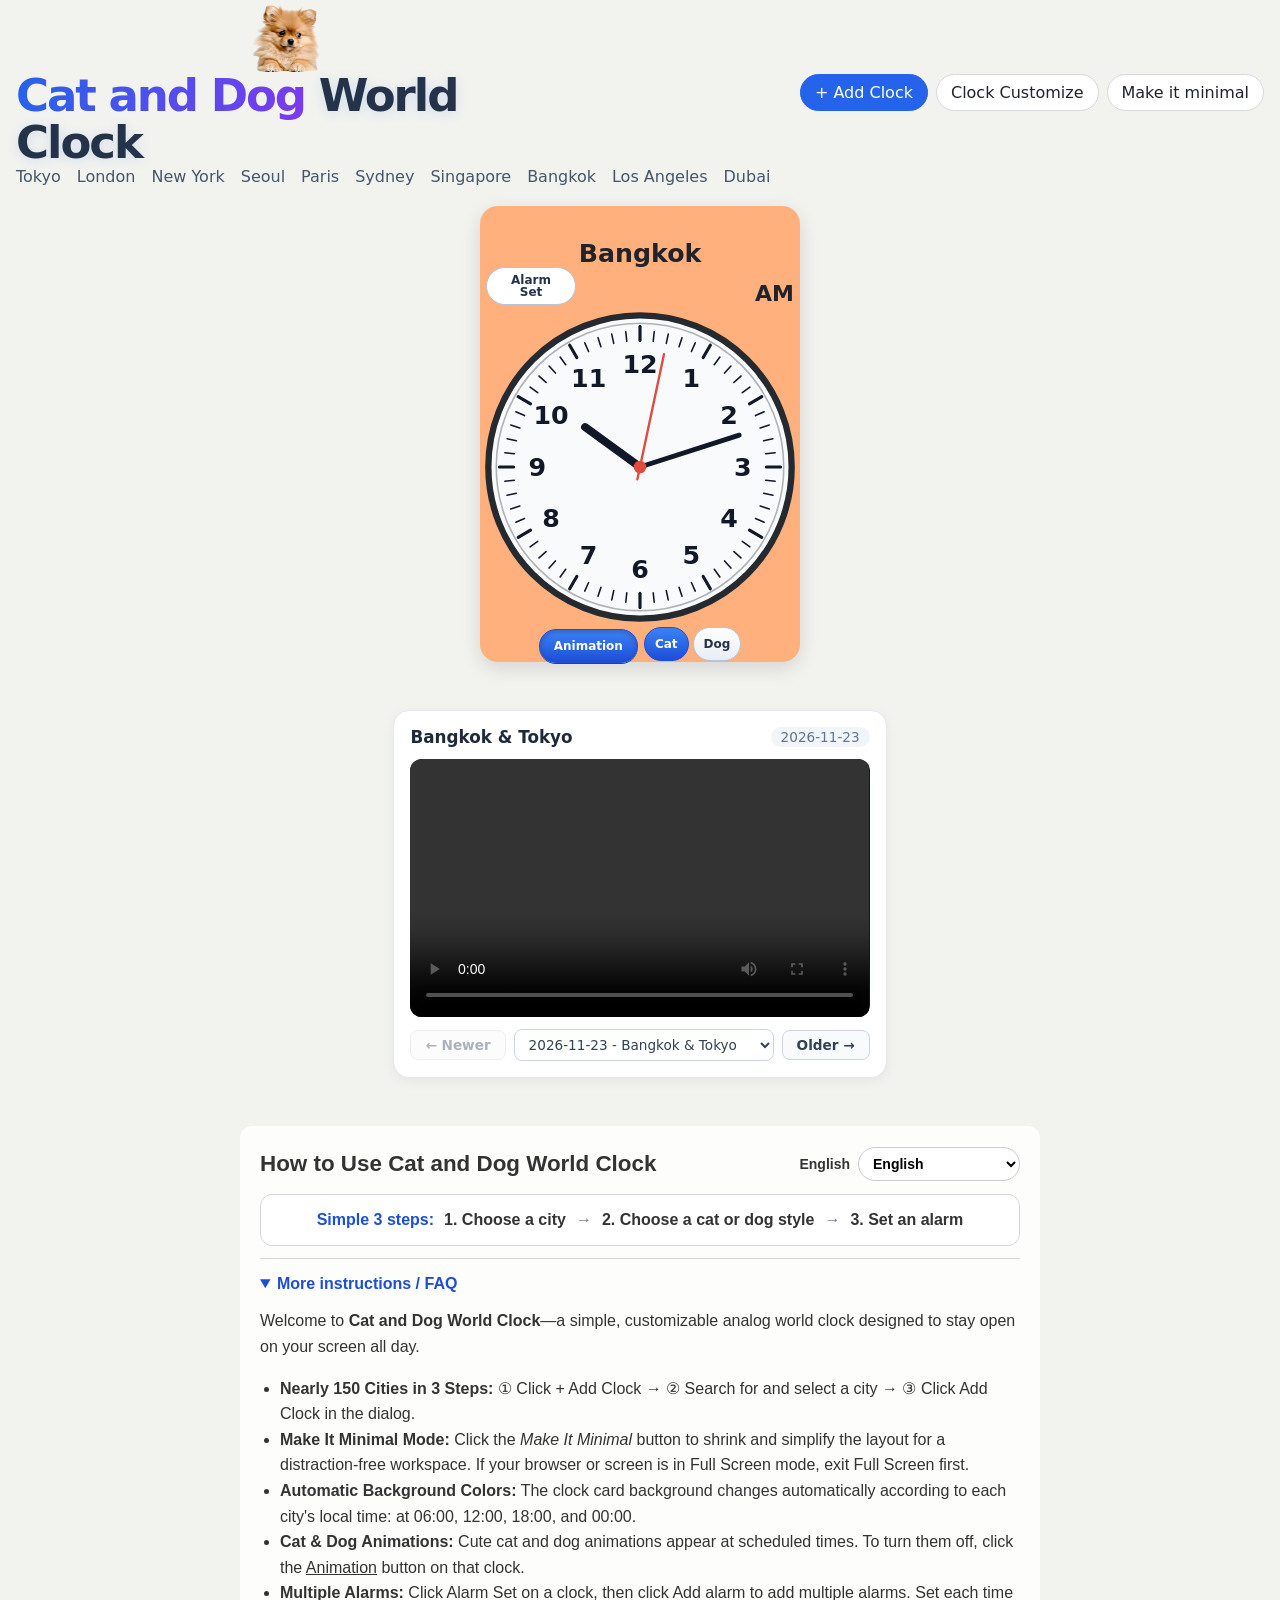
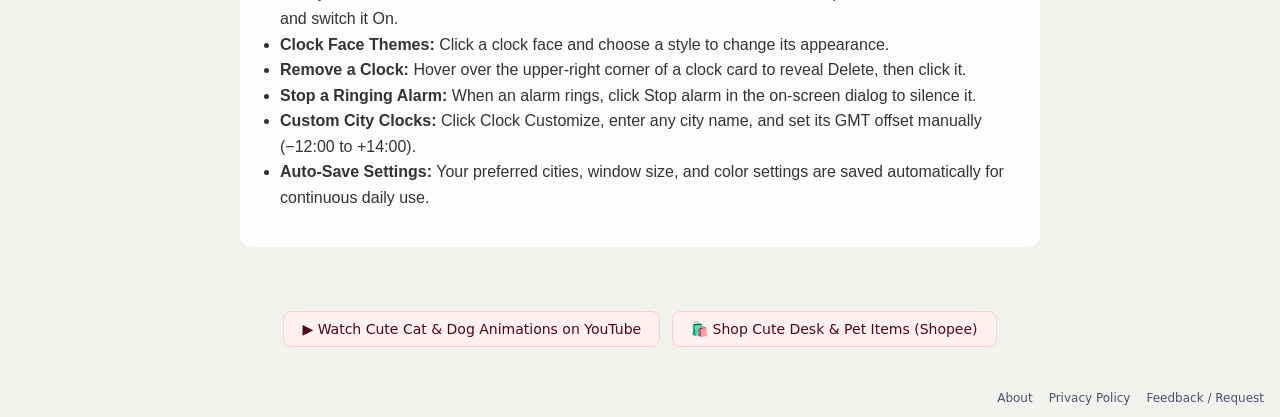
<file: index.html>
<!doctype html>
<html lang="en">
<head>
<!-- Google tag (gtag.js) -->
<script async src="https://www.googletagmanager.com/gtag/js?id=G-L5NLPGTFPP"></script>
<script>
  window.dataLayer = window.dataLayer || [];
  function gtag(){dataLayer.push(arguments);}
  gtag('js', new Date());

  gtag('config', 'G-L5NLPGTFPP');
</script>
<meta charset="utf-8">
<meta name="viewport" content="width=device-width, initial-scale=1">
<!-- SEO Basic Tags -->
<title>Cat and Dog World Clock - Cute Analog World Time & Custom Colors</title>
<meta name="description" content="A simple, customizable analog world clock featuring cute cat and dog animations, nearly 150 global cities, minimal mode, and automatic background colors. Keep it running on your screen all day.">
<meta name="keywords" content="world clock, cat clock, dog clock, analog world clock, cute world clock, minimal clock, world time zones">
<meta name="author" content="Athiwat">
<link rel="canonical" href="https://athiwat1979.github.io/cat-and-dog-world-clock/">
<link rel="icon" href="data:,">


<!-- Open Graph (สำหรับเวลาแชร์ลิงก์ลง Facebook, Line, X) -->
<meta property="og:type" content="website">
<meta property="og:title" content="Cat and Dog World Clock - Cute Analog World Time">
<meta property="og:url" content="https://athiwat1979.github.io/cat-and-dog-world-clock/">
<meta property="og:image" content="https://athiwat1979.github.io/cat-and-dog-world-clock/Picture/og-image.jpg">


<link rel="stylesheet" href="style.css">
  <script type="application/ld+json">
{
  "@context": "https://schema.org",
  "@type": "FAQPage",
  "mainEntity": [{
    "@type": "Question",
    "name": "How to use Cat and Dog World Clock?",
    "acceptedAnswer": {
      "@type": "Answer",
      "text": "Simply choose from nearly 150 cities in 3 steps, select a cute cat or dog style, and set custom alarms with adorable pet animations."
    }
  }, {
    "@type": "Question",
    "name": "Does Cat and Dog World Clock have a minimal mode?",
    "acceptedAnswer": {
      "@type": "Answer",
      "text": "Yes, you can switch to Minimal Mode for a clean, distraction-free desk clock display that automatically saves your settings."
    }
  }]
}
</script>

</head>
<body>
<header class="topbar">
  <div class="brand-header">
    <a class="brand-home" href="index.html" aria-label="Cat and Dog World Clock home">
      <div class="brand-lockup">
        <div class="brand-pet-stage" id="brandPetStage" aria-hidden="true">
          <div class="brand-pet-slot" id="brandPetSlot" data-pet-name="Pom">
            <img id="brandPetImage" src="Picture/pom-transparent.webp" alt="Pom dog">
            <video id="brandPetVideo" muted playsinline autoplay loop preload="none" hidden></video>
          </div>
        </div>
        <h1><span class="brand-pets">Cat and Dog</span> <span class="brand-clock">World Clock</span></h1>
      </div>
    </a>
    <nav class="city-links brand-city-links" aria-label="World clocks by city">
      <a href="tokyo.html">Tokyo</a>
      <a href="london.html">London</a>
      <a href="new-york.html">New York</a>
      <a href="seoul.html">Seoul</a>
      <a href="paris.html">Paris</a>
      <a href="sydney.html">Sydney</a>
      <a href="singapore.html">Singapore</a>
      <a href="bangkok.html">Bangkok</a>
      <a href="los-angeles.html">Los Angeles</a>
      <a href="dubai.html">Dubai</a>
    </nav>
  </div>
  <div class="actions">
    <div class="add-clock-wrap">
      <button class="button primary" id="addClock">+ Add Clock</button>
      <p class="empty-callout" id="emptyMessage" role="status" hidden>
        <span class="step-number" aria-hidden="true"><span class="step-digit">1</span></span>
        <span>No clocks yet. Click Add Clock to start.</span>
        <span class="empty-callout-hand" aria-hidden="true">👆</span>
      </p>
    </div>
    <button class="button" id="clockCustomize" type="button">Clock Customize</button>
    <button class="button" id="openMini">Make it minimal</button>
  </div>
</header>
<main>
  <section class="grid" id="clockGrid" aria-label="World clocks"></section>
</main>
<footer class="page-footer">
  <span id="viewCount" class="view-count" title="Counts page loads in this browser only, including refreshes" hidden>View Count: 0</span>
  <div class="footer-slot" id="footerSlot" aria-label="Additional footer content"></div>
  <nav class="footer-links" aria-label="Footer">
    <a href="about.html">About</a>
    <a href="privacy.html">Privacy Policy</a>
    <a href="https://github.com/athiwat1979/cat-and-dog-world-clock/issues/new?title=Feedback%20or%20Feature%20Request" target="_blank" rel="noopener noreferrer">Feedback / Request</a>
  </nav>
</footer>
<dialog id="addDialog">
  <form method="dialog" id="addForm">
    <h2>Add a city clock</h2>
    <label for="citySearch">Search City</label>
    <div class="search-city-guide" id="searchCityGuide" hidden aria-hidden="true">
      <span class="step-number"><span class="step-digit">2</span></span>
      <span class="search-city-hand">👇</span>
    </div>
    <input id="citySearch" type="search" placeholder="Type a city name" autocomplete="off">
    <label for="citySelect">City</label>
    <select id="citySelect"></select>
    <p id="citySearchEmpty" class="dialog-error" role="status" hidden>No matching cities available.</p>
    <div class="dialog-actions">
      <button class="button" value="cancel">Cancel</button>
      <button class="button primary" id="confirmAdd" value="default"><span class="step-number" id="confirmAddStep" hidden aria-hidden="true"><span class="step-digit">3</span></span><span id="confirmAddHand" hidden aria-hidden="true">👇</span>Add Clock</button>
    </div>
  </form>
</dialog>
<dialog id="clockCustomizeDialog">
  <form id="clockCustomizeForm">
    <h2 id="clockCustomizeTitle">Clock Customize</h2>
    <div class="dialog-field" id="customCityField">
      <label for="customCityName">City name</label>
      <input id="customCityName" type="text" maxlength="60" autocomplete="off">
    </div>
    <fieldset class="dialog-field">
      <legend>GMT offset from Greenwich</legend>
      <div class="offset-fields">
        <label for="offsetSign">Sign
          <select id="offsetSign"><option value="1">+</option><option value="-1">−</option></select>
        </label>
        <label for="offsetHours">Hours
          <input id="offsetHours" type="number" min="0" max="14" step="1" value="0">
        </label>
        <label for="offsetMinutes">Minutes
          <input id="offsetMinutes" type="number" min="0" max="59" step="1" value="0">
        </label>
      </div>
    </fieldset>
    <p id="clockCustomizeError" class="dialog-error" role="alert" hidden></p>
    <div class="dialog-actions">
      <button class="button" id="cancelClockCustomize" type="button">Cancel</button>
      <button class="button primary" id="saveClockCustomize" type="button">Save</button>
    </div>
  </form>
</dialog>
<dialog id="dialStyleDialog" aria-labelledby="dialStyleTitle">
  <h2 id="dialStyleTitle">Choose a clock face</h2>
  <div class="dial-style-grid" id="dialStyleGrid"></div>
  <div class="dialog-actions">
    <button class="button" id="closeDialStyles" type="button">Close</button>
  </div>
</dialog>
<dialog id="alarmDialog" aria-labelledby="alarmDialogTitle">
  <h2 id="alarmDialogTitle">Alarm</h2>
  <p id="alarmDialogMessage"></p>
  <div class="dialog-actions"><button class="button primary" id="stopAlarm" type="button">Stop alarm</button></div>
</dialog>

<!-- ==================== START: DAILY PET VIDEO SHOWCASE ==================== -->
<style>
  body.minimal #pet-video-section,
  body.minimal-mode #pet-video-section,
  body.mini #pet-video-section,
  .minimal #pet-video-section {
    display: none !important;
  }
  #pet-video-section {
    max-width: 640px;
    margin: 24px auto;
    padding: 16px;
    background: #ffffff;
    border: 1px solid #e2e8f0;
    border-radius: 16px;
    box-shadow: 0 4px 12px rgba(0, 0, 0, 0.05);
    font-family: inherit;
    text-align: center;
  }
  .pet-video-header {
    display: flex;
    justify-content: space-between;
    align-items: center;
    margin-bottom: 12px;
    gap: 8px;
    flex-wrap: wrap;
  }
  .pet-video-title {
    font-size: 1.05rem;
    font-weight: 700;
    color: #1e293b;
    margin: 0;
  }
  .pet-video-date {
    font-size: 0.85rem;
    color: #64748b;
    background: #f1f5f9;
    padding: 2px 10px;
    border-radius: 999px;
  }
  .pet-video-player-wrapper {
    position: relative;
    width: 100%;
    border-radius: 12px;
    overflow: hidden;
    background: #0f172a;
    aspect-ratio: 16 / 9;
  }
  .pet-video-player-wrapper video,
  .pet-video-player-wrapper iframe {
    width: 100%;
    height: 100%;
    object-fit: contain;
    border: none;
    display: block;
  }
  .pet-video-controls {
    display: flex;
    justify-content: space-between;
    align-items: center;
    margin-top: 12px;
    gap: 8px;
  }
  .pet-nav-btn {
    background: #f8fafc;
    border: 1px solid #cbd5e1;
    color: #334155;
    padding: 6px 14px;
    border-radius: 8px;
    font-size: 0.85rem;
    font-weight: 600;
    cursor: pointer;
    transition: all 0.15s ease;
  }
  .pet-nav-btn:hover:not(:disabled) {
    background: #e2e8f0;
  }
  .pet-nav-btn:disabled {
    opacity: 0.4;
    cursor: not-allowed;
  }
  .pet-video-select {
    flex: 1;
    max-width: 260px;
    padding: 6px 10px;
    border-radius: 8px;
    border: 1px solid #cbd5e1;
    font-size: 0.85rem;
    color: #334155;
    background: #ffffff;
  }
</style>

<section id="pet-video-section" aria-label="Daily Pet Moment">
  <div class="pet-video-header">
    <h3 class="pet-video-title" id="petVideoTitle">Loading video...</h3>
    <span class="pet-video-date" id="petVideoDate"></span>
  </div>
  <div class="pet-video-player-wrapper" id="petVideoContainer"></div>
  <div class="pet-video-controls" id="petVideoControls">
    <button type="button" class="pet-nav-btn" id="prevPetVideoBtn">← Newer</button>
    <select class="pet-video-select" id="petVideoSelect" aria-label="Select pet video"></select>
    <button type="button" class="pet-nav-btn" id="nextPetVideoBtn">Older →</button>
  </div>
</section>

<script src="videos-data.js"></script>
<script>
  (function () {
    if (typeof PET_VIDEOS === "undefined" || !Array.isArray(PET_VIDEOS) || PET_VIDEOS.length === 0) {
      const section = document.getElementById("pet-video-section");
      if (section) section.style.display = "none";
      return;
    }
    let currentIndex = 0;
    const titleEl = document.getElementById("petVideoTitle");
    const dateEl = document.getElementById("petVideoDate");
    const containerEl = document.getElementById("petVideoContainer");
    const selectEl = document.getElementById("petVideoSelect");
    const prevBtn = document.getElementById("prevPetVideoBtn");
    const nextBtn = document.getElementById("nextPetVideoBtn");
    const controlsEl = document.getElementById("petVideoControls");

    PET_VIDEOS.forEach((item, idx) => {
      const opt = document.createElement("option");
      opt.value = idx;
      opt.textContent = `${item.date} - ${item.title}`;
      selectEl.appendChild(opt);
    });

    if (PET_VIDEOS.length === 1) {
      controlsEl.style.display = "none";
    }

    function getEmbedUrl(url) {
      const ytMatch = url.match(/(?:youtube\.com\/(?:watch\?v=|shorts\/)|youtu\.be\/)([a-zA-Z0-9_-]{11})/);
      if (ytMatch) {
        return `https://www.youtube.com/embed/${ytMatch[1]}?rel=0`;
      }
      return null;
    }

    function renderVideo(index) {
      const item = PET_VIDEOS[index];
      if (!item) return;
      titleEl.textContent = item.title;
      dateEl.textContent = item.date;
      selectEl.value = index;

      const embedUrl = getEmbedUrl(item.src);
      if (embedUrl) {
        containerEl.innerHTML = `<iframe src="${embedUrl}" title="${item.title}" allow="accelerometer; autoplay; clipboard-write; encrypted-media; gyroscope; picture-in-picture" allowfullscreen loading="lazy"></iframe>`;
      } else {
        const posterAttr = item.poster ? `poster="${item.poster}"` : "";
        containerEl.innerHTML = `
          <video controls playsinline preload="metadata" ${posterAttr}>
            <source src="${item.src}" type="video/mp4">
            Your browser does not support the video tag.
          </video>
        `;
      }
      prevBtn.disabled = index === 0;
      nextBtn.disabled = index === PET_VIDEOS.length - 1;
    }

    prevBtn.addEventListener("click", () => {
      if (currentIndex > 0) {
        currentIndex--;
        renderVideo(currentIndex);
      }
    });

    nextBtn.addEventListener("click", () => {
      if (currentIndex < PET_VIDEOS.length - 1) {
        currentIndex++;
        renderVideo(currentIndex);
      }
    });

    selectEl.addEventListener("change", (e) => {
      currentIndex = Number(e.target.value);
      renderVideo(currentIndex);
    });

    renderVideo(0);
  })();
</script>
<!-- ==================== END: DAILY PET VIDEO SHOWCASE ==================== -->

<!-- Simple User Manual Section -->
<section id="worldClockManual" class="manual-section">
  <div class="manual-header">
    <h2 id="manualTitle">How to Use Cat and Dog World Clock</h2>
    <label class="manual-language" for="manualLanguage">
      <span id="manualLanguageLabel">Language</span>
      <select id="manualLanguage" aria-label="Manual language">
        <option value="en">English</option>
        <option value="th">ภาษาไทย</option>
        <option value="ja">日本語</option>
        <option value="zh">中文</option>
        <option value="hi">हिन्दी</option>
        <option value="id">Bahasa Indonesia</option>
        <option value="vi">Tiếng Việt</option>
        <option value="ko">한국어</option>
        <option value="es">Español</option>
        <option value="pt">Português</option>
      </select>
    </label>
  </div>
  <p class="manual-steps" aria-label="Simple three-step guide">
    <strong id="manualStepsTitle">Simple 3 steps:</strong>
    <span id="manualStepCity">1. Choose a city</span><span class="manual-step-arrow" aria-hidden="true">→</span>
    <span id="manualStepPet">2. Choose a cat or dog style</span><span class="manual-step-arrow" aria-hidden="true">→</span>
    <span id="manualStepAlarm">3. Set an alarm</span>
  </p>
  <details id="manualDetails" class="manual-details" open>
    <summary id="manualFaqSummary">More instructions / FAQ</summary>
    <div class="manual-faq-content">
      <p id="manualIntro">Welcome to <strong>Cat and Dog World Clock</strong>—a simple, customizable analog world clock designed to stay open on your screen all day.</p>
      <ul id="manualList" class="manual-list">
        <li><strong id="manualCitiesTitle">Nearly 150 Cities in 3 Steps:</strong> <span id="manualCitiesText">① Click + Add Clock → ② Search for and select a city → ③ Click Add Clock in the dialog.</span></li>
        <li><strong id="manualMinimalTitle">Make It Minimal Mode:</strong> <span id="manualMinimalText">Click the <em>Make It Minimal</em> button to shrink and simplify the layout for a distraction-free workspace. If your browser or screen is in Full Screen mode, exit Full Screen first.</span></li>
        <li><strong id="manualColorsTitle">Automatic Background Colors:</strong> <span id="manualColorsText">The clock card background changes automatically according to each city's local time: at 06:00, 12:00, 18:00, and 00:00.</span></li>
        <li><strong id="manualAnimationsTitle">Cat &amp; Dog Animations:</strong> <span id="manualAnimationsText">Cute cat and dog animations appear at scheduled times. To turn them off, click the <u>Animation</u> button on that clock.</span></li>
        <li><strong id="manualAlarmsTitle">Multiple Alarms:</strong> <span id="manualAlarmsText">Click Alarm Set on a clock, then click Add alarm to add multiple alarms. Set each time and switch it On.</span></li>
        <li><strong id="manualFaceThemeTitle">Clock Face Themes:</strong> <span id="manualFaceThemeText">Click a clock face and choose a style to change its appearance.</span></li>
        <li><strong id="manualDeleteTitle">Remove a Clock:</strong> <span id="manualDeleteText">Hover over the upper-right corner of a clock card to reveal Delete, then click it.</span></li>
        <li><strong id="manualStopAlarmTitle">Stop a Ringing Alarm:</strong> <span id="manualStopAlarmText">When an alarm rings, click Stop alarm in the on-screen dialog to silence it.</span></li>
        <li><strong id="manualCustomClockTitle">Custom City Clocks:</strong> <span id="manualCustomClockText">Click Clock Customize, enter any city name, and set its GMT offset manually (−12:00 to +14:00).</span></li>
        <li><strong id="manualSaveTitle">Auto-Save Settings:</strong> <span id="manualSaveText">Your preferred cities, window size, and color settings are saved automatically for continuous daily use.</span></li>
      </ul>
    </div>
  </details>
</section>
<div style="text-align: center; margin: 24px 0 32px; display: flex; justify-content: center; gap: 12px; flex-wrap: wrap;">
  <a href="https://youtube.com/@vixija7si?si=5gsWr1Jzcx1RoY89" target="_blank" rel="noopener noreferrer" style="display: inline-block; padding: 9px 18px; background: #fff1f2; color: #4c0519; border: 1px solid #fecdd3; text-decoration: none; border-radius: 8px; font-weight: 500; font-size: 14px;">
    ▶ Watch Cute Cat & Dog Animations on YouTube
  </a>
  <a href="https://s.shopee.co.th/60TTM5wADy?share_channel_code=5" target="_blank" rel="noopener noreferrer nofollow" style="display: inline-block; padding: 9px 18px; background: #fff1f2; color: #4c0519; border: 1px solid #fecdd3; text-decoration: none; border-radius: 8px; font-weight: 500; font-size: 14px;">
    🛍️ Shop Cute Desk & Pet Items (Shopee)
  </a>
</div>







<script src="app.js" defer></script>
</body>
</html>
</file>
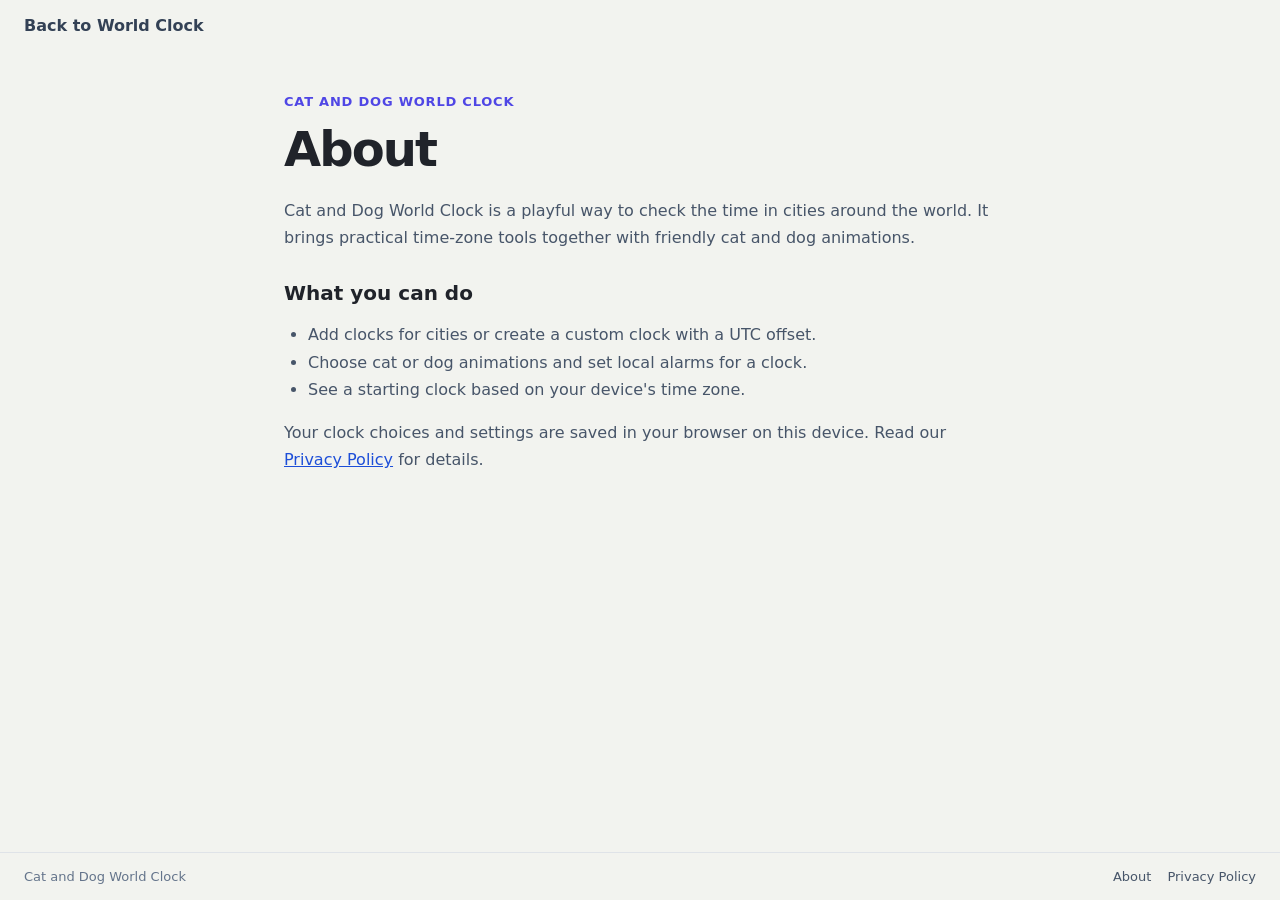
<file: about.html>
<!doctype html>
<html lang="en">
<head>
<meta charset="utf-8">
<meta name="viewport" content="width=device-width, initial-scale=1">
<meta name="description" content="Learn about Cat and Dog World Clock.">
<title>About | Cat and Dog World Clock</title>
<style>
  :root { color-scheme: light; font-family: Inter, "Avenir Next", Avenir, system-ui, sans-serif; color: #20232a; background: #f2f3ef; }
  * { box-sizing: border-box; }
  body { display: flex; flex-direction: column; min-height: 100vh; margin: 0; }
  header, footer { padding: 16px 24px; }
  main { flex: 1; width: min(760px, 100%); margin: 0 auto; padding: 40px 24px 56px; }
  a { color: #1d4ed8; }
  a:focus-visible { outline: 3px solid #93c5fd; outline-offset: 3px; }
  .back-link { color: #334155; font-weight: 650; text-decoration: none; }
  .eyebrow { margin: 0 0 8px; color: #4f46e5; font-size: 13px; font-weight: 750; letter-spacing: .06em; text-transform: uppercase; }
  h1 { margin: 0 0 20px; font-size: clamp(32px, 6vw, 48px); letter-spacing: -.04em; }
  h2 { margin: 30px 0 10px; font-size: 20px; }
  p, li { color: #475569; font-size: 16px; line-height: 1.7; }
  ul { padding-left: 24px; }
  .site-footer { display: flex; justify-content: space-between; gap: 16px; border-top: 1px solid #dfe3e8; color: #64748b; font-size: 13px; }
  .footer-links { display: flex; gap: 16px; }
  .footer-links a { color: #475569; text-decoration: none; }
  .footer-links a:hover { color: #1d4ed8; text-decoration: underline; }
  @media (max-width: 480px) {
    header, footer { padding-right: 16px; padding-left: 16px; }
    main { padding: 32px 20px 44px; }
    .site-footer { flex-wrap: wrap; }
  }
</style>
</head>
<body>
<header><a class="back-link" href="index.html">Back to World Clock</a></header>
<main>
  <p class="eyebrow">Cat and Dog World Clock</p>
  <h1>About</h1>
  <p>Cat and Dog World Clock is a playful way to check the time in cities around the world. It brings practical time-zone tools together with friendly cat and dog animations.</p>
  <h2>What you can do</h2>
  <ul>
    <li>Add clocks for cities or create a custom clock with a UTC offset.</li>
    <li>Choose cat or dog animations and set local alarms for a clock.</li>
    <li>See a starting clock based on your device's time zone.</li>
  </ul>
  <p>Your clock choices and settings are saved in your browser on this device. Read our <a href="privacy.html">Privacy Policy</a> for details.</p>
</main>
<footer class="site-footer">
  <span>Cat and Dog World Clock</span>
  <nav class="footer-links" aria-label="Footer">
    <a href="about.html" aria-current="page">About</a>
    <a href="privacy.html">Privacy Policy</a>
  </nav>
</footer>
</body>
</html>
</file>
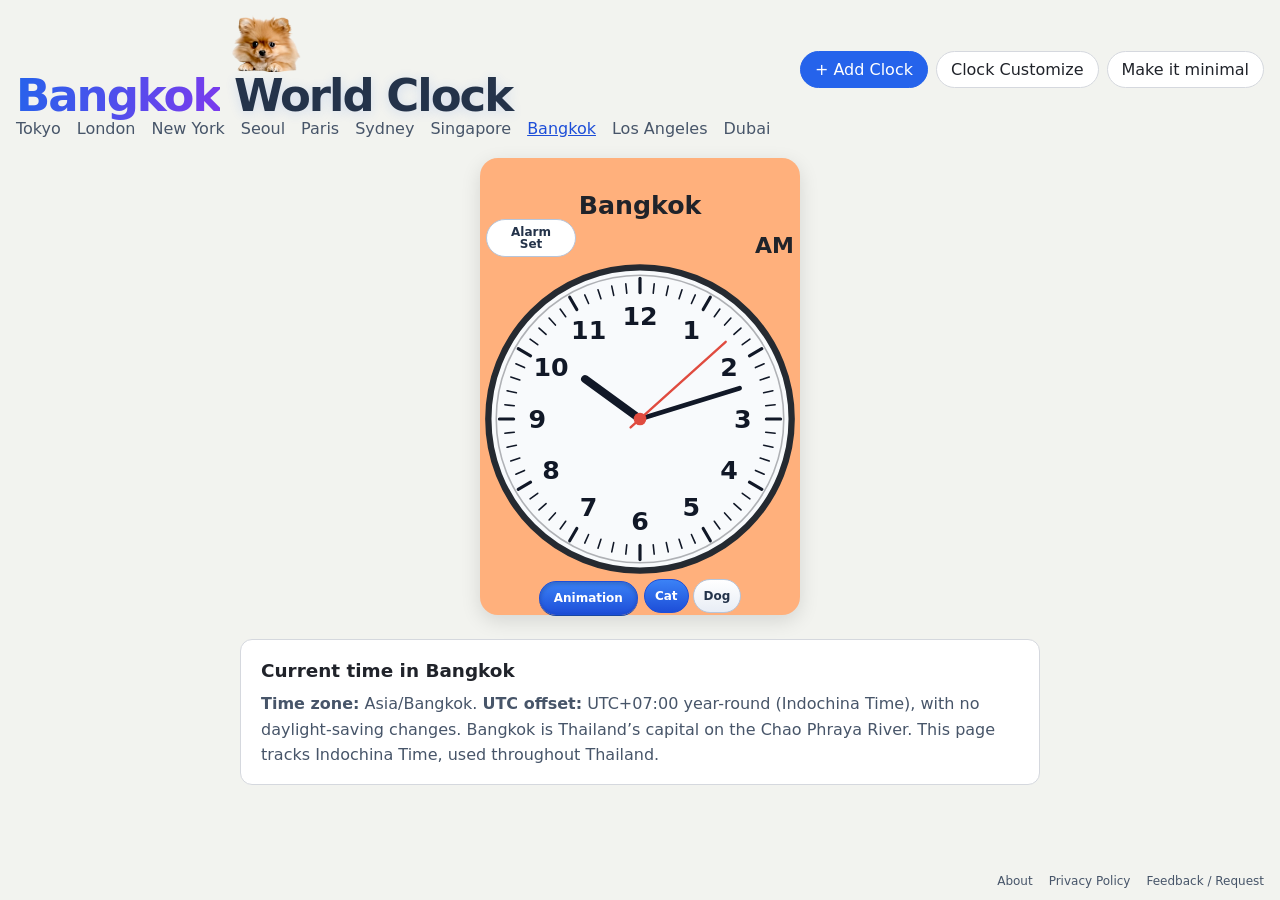
<file: bangkok.html>
<!doctype html>
<html lang="en">
<head>
<meta charset="utf-8">
<meta name="viewport" content="width=device-width, initial-scale=1">
<!-- SEO Basic Tags -->
<title>Bangkok World Clock | Cat and Dog World Clock</title>
<meta name="description" content="See the current local time in Bangkok, Thailand with a customizable analog world clock, cat and dog styles, and personal alarms.">
<meta name="keywords" content="world clock, Bangkok local time, Thailand time, analog city clock, cat and dog clock">
<meta name="author" content="Athiwat">
<link rel="canonical" href="https://athiwat1979.github.io/cat-and-dog-world-clock/bangkok.html">
<link rel="icon" href="data:,">


<!-- Open Graph (สำหรับเวลาแชร์ลิงก์ลง Facebook, Line, X) -->
<meta property="og:type" content="website">
<meta property="og:title" content="Bangkok World Clock | Cat and Dog World Clock">
<meta property="og:url" content="https://athiwat1979.github.io/cat-and-dog-world-clock/bangkok.html">
<meta property="og:description" content="See the current local time in Bangkok, Thailand with a customizable analog world clock, cat and dog styles, and personal alarms.">
<meta property="og:image" content="https://athiwat1979.github.io/cat-and-dog-world-clock/Picture/og-image.jpg">


<link rel="stylesheet" href="style.css">
</head>
<body data-default-city="bangkok">
<header class="topbar">
  <div class="brand-header">
    <a class="brand-home" href="index.html" aria-label="Cat and Dog World Clock home">
    <div class="brand-lockup">
    <div class="brand-pet-stage" id="brandPetStage" aria-hidden="true">
      <div class="brand-pet-slot" id="brandPetSlot" data-pet-name="Pom">
        <img id="brandPetImage" src="Picture/pom-transparent.webp" alt="Pom dog">
        <video id="brandPetVideo" muted playsinline autoplay loop preload="none" hidden></video>
      </div>
    </div>
      <h1><span class="brand-pets">Bangkok</span> <span class="brand-clock">World Clock</span></h1>
    </div>
    </a>
    <nav class="city-links brand-city-links" aria-label="World clocks by city">
      <a href="tokyo.html">Tokyo</a>
      <a href="london.html">London</a>
      <a href="new-york.html">New York</a>
      <a href="seoul.html">Seoul</a>
      <a href="paris.html">Paris</a>
      <a href="sydney.html">Sydney</a>
      <a href="singapore.html">Singapore</a>
      <a href="bangkok.html" aria-current="page">Bangkok</a>
      <a href="los-angeles.html">Los Angeles</a>
      <a href="dubai.html">Dubai</a>
    </nav>
  </div>
  <div class="actions">
    <div class="add-clock-wrap">
      <button class="button primary" id="addClock">+ Add Clock</button>
      <p class="empty-callout" id="emptyMessage" role="status" hidden>
        <span class="step-number" aria-hidden="true"><span class="step-digit">1</span></span>
        <span>No clocks yet. Click Add Clock to start.</span>
        <span class="empty-callout-hand" aria-hidden="true">👆</span>
      </p>
    </div>
    <button class="button" id="clockCustomize" type="button">Clock Customize</button>
    <button class="button" id="openMini">Make it minimal</button>
  </div>
</header>
<main>
  <section class="grid" id="clockGrid" aria-label="World clocks"></section>
<section class="city-summary" aria-labelledby="citySummaryTitle">
  <h2 id="citySummaryTitle">Current time in Bangkok</h2>
  <p><strong>Time zone:</strong> Asia/Bangkok. <strong>UTC offset:</strong> UTC+07:00 year-round (Indochina Time), with no daylight-saving changes. Bangkok is Thailand’s capital on the Chao Phraya River. This page tracks Indochina Time, used throughout Thailand.</p>
</section>
</main>
<footer class="page-footer">
  <span id="viewCount" class="view-count" title="Counts page loads in this browser only, including refreshes" hidden>View Count: 0</span>
  <div class="footer-slot" id="footerSlot" aria-label="Additional footer content"></div>
  <nav class="footer-links" aria-label="Footer">
    <a href="about.html">About</a>
    <a href="privacy.html">Privacy Policy</a>
    <a href="https://github.com/athiwat1979/cat-and-dog-world-clock/issues/new?title=Feedback%20or%20Feature%20Request" target="_blank" rel="noopener noreferrer">Feedback / Request</a>
  </nav>
</footer>
<dialog id="addDialog">
  <form method="dialog" id="addForm">
    <h2>Add a city clock</h2>
    <label for="citySearch">Search City</label>
    <div class="search-city-guide" id="searchCityGuide" hidden aria-hidden="true">
      <span class="step-number"><span class="step-digit">2</span></span>
      <span class="search-city-hand">👇</span>
    </div>
    <input id="citySearch" type="search" placeholder="Type a city name" autocomplete="off">
    <label for="citySelect">City</label>
    <select id="citySelect"></select>
    <p id="citySearchEmpty" class="dialog-error" role="status" hidden>No matching cities available.</p>
    <div class="dialog-actions">
      <button class="button" value="cancel">Cancel</button>
      <button class="button primary" id="confirmAdd" value="default"><span class="step-number" id="confirmAddStep" hidden aria-hidden="true"><span class="step-digit">3</span></span><span id="confirmAddHand" hidden aria-hidden="true">👇</span>Add Clock</button>
    </div>
  </form>
</dialog>
<dialog id="clockCustomizeDialog">
  <form id="clockCustomizeForm">
    <h2 id="clockCustomizeTitle">Clock Customize</h2>
    <div class="dialog-field" id="customCityField">
      <label for="customCityName">City name</label>
      <input id="customCityName" type="text" maxlength="60" autocomplete="off">
    </div>
    <fieldset class="dialog-field">
      <legend>GMT offset from Greenwich</legend>
      <div class="offset-fields">
        <label for="offsetSign">Sign
          <select id="offsetSign"><option value="1">+</option><option value="-1">−</option></select>
        </label>
        <label for="offsetHours">Hours
          <input id="offsetHours" type="number" min="0" max="14" step="1" value="0">
        </label>
        <label for="offsetMinutes">Minutes
          <input id="offsetMinutes" type="number" min="0" max="59" step="1" value="0">
        </label>
      </div>
    </fieldset>
    <p id="clockCustomizeError" class="dialog-error" role="alert" hidden></p>
    <div class="dialog-actions">
      <button class="button" id="cancelClockCustomize" type="button">Cancel</button>
      <button class="button primary" id="saveClockCustomize" type="button">Save</button>
    </div>
  </form>
</dialog>
<dialog id="dialStyleDialog" aria-labelledby="dialStyleTitle">
  <h2 id="dialStyleTitle">Choose a clock face</h2>
  <div class="dial-style-grid" id="dialStyleGrid"></div>
  <div class="dialog-actions">
    <button class="button" id="closeDialStyles" type="button">Close</button>
  </div>
</dialog>
<dialog id="alarmDialog" aria-labelledby="alarmDialogTitle">
  <h2 id="alarmDialogTitle">Alarm</h2>
  <p id="alarmDialogMessage"></p>
  <div class="dialog-actions"><button class="button primary" id="stopAlarm" type="button">Stop alarm</button></div>
</dialog>





<script src="app.js" defer></script>
</body>
</html>
</file>
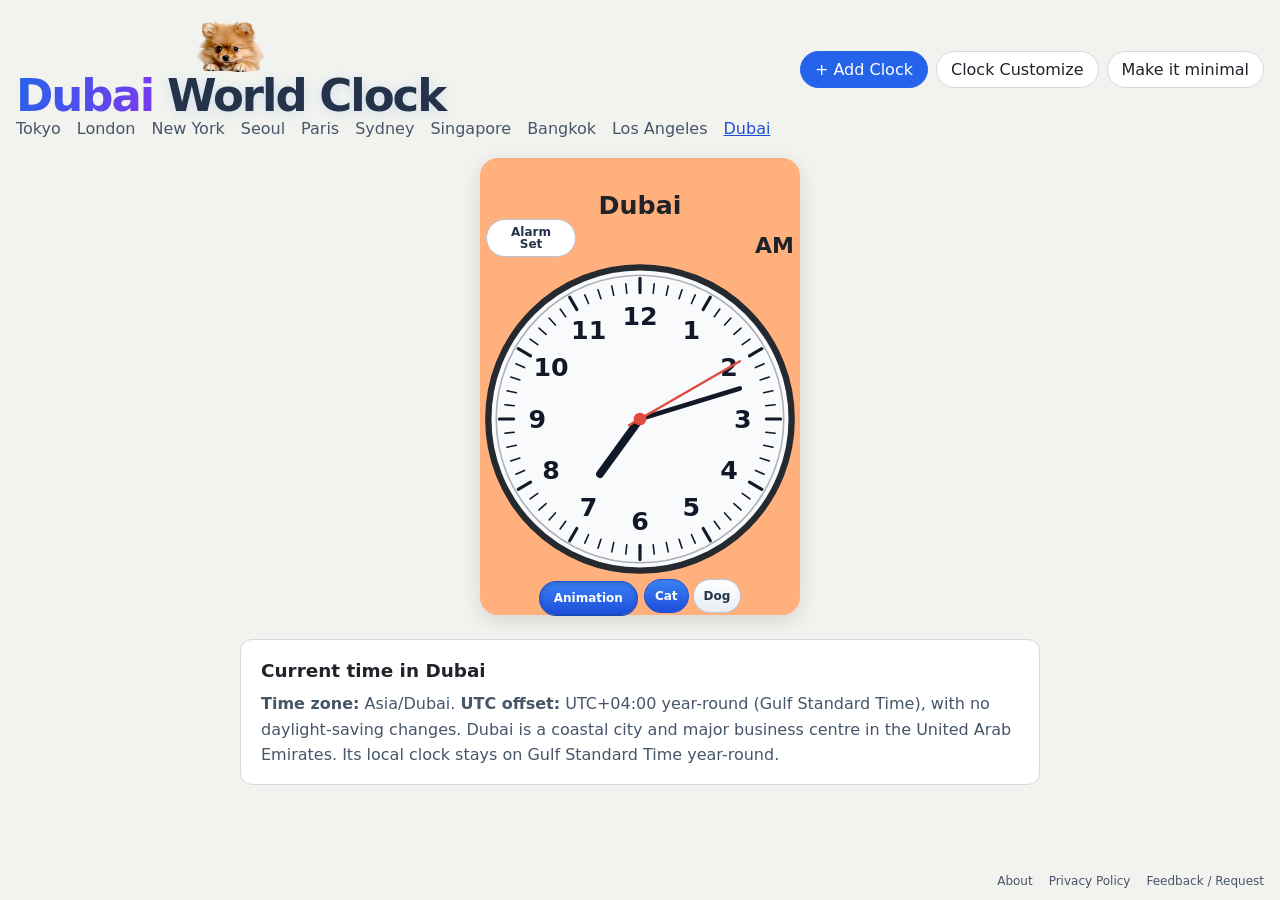
<file: dubai.html>
<!doctype html>
<html lang="en">
<head>
<meta charset="utf-8">
<meta name="viewport" content="width=device-width, initial-scale=1">
<!-- SEO Basic Tags -->
<title>Dubai World Clock | Cat and Dog World Clock</title>
<meta name="description" content="See the current local time in Dubai, United Arab Emirates with a customizable analog world clock, cat and dog styles, and personal alarms.">
<meta name="keywords" content="world clock, Dubai local time, United Arab Emirates time, analog city clock, cat and dog clock">
<meta name="author" content="Athiwat">
<link rel="canonical" href="https://athiwat1979.github.io/cat-and-dog-world-clock/dubai.html">
<link rel="icon" href="data:,">


<!-- Open Graph (สำหรับเวลาแชร์ลิงก์ลง Facebook, Line, X) -->
<meta property="og:type" content="website">
<meta property="og:title" content="Dubai World Clock | Cat and Dog World Clock">
<meta property="og:url" content="https://athiwat1979.github.io/cat-and-dog-world-clock/dubai.html">
<meta property="og:description" content="See the current local time in Dubai, United Arab Emirates with a customizable analog world clock, cat and dog styles, and personal alarms.">
<meta property="og:image" content="https://athiwat1979.github.io/cat-and-dog-world-clock/Picture/og-image.jpg">


<link rel="stylesheet" href="style.css">
</head>
<body data-default-city="dubai">
<header class="topbar">
  <div class="brand-header">
    <a class="brand-home" href="index.html" aria-label="Cat and Dog World Clock home">
    <div class="brand-lockup">
    <div class="brand-pet-stage" id="brandPetStage" aria-hidden="true">
      <div class="brand-pet-slot" id="brandPetSlot" data-pet-name="Pom">
        <img id="brandPetImage" src="Picture/pom-transparent.webp" alt="Pom dog">
        <video id="brandPetVideo" muted playsinline autoplay loop preload="none" hidden></video>
      </div>
    </div>
      <h1><span class="brand-pets">Dubai</span> <span class="brand-clock">World Clock</span></h1>
    </div>
    </a>
    <nav class="city-links brand-city-links" aria-label="World clocks by city">
      <a href="tokyo.html">Tokyo</a>
      <a href="london.html">London</a>
      <a href="new-york.html">New York</a>
      <a href="seoul.html">Seoul</a>
      <a href="paris.html">Paris</a>
      <a href="sydney.html">Sydney</a>
      <a href="singapore.html">Singapore</a>
      <a href="bangkok.html">Bangkok</a>
      <a href="los-angeles.html">Los Angeles</a>
      <a href="dubai.html" aria-current="page">Dubai</a>
    </nav>
  </div>
  <div class="actions">
    <div class="add-clock-wrap">
      <button class="button primary" id="addClock">+ Add Clock</button>
      <p class="empty-callout" id="emptyMessage" role="status" hidden>
        <span class="step-number" aria-hidden="true"><span class="step-digit">1</span></span>
        <span>No clocks yet. Click Add Clock to start.</span>
        <span class="empty-callout-hand" aria-hidden="true">👆</span>
      </p>
    </div>
    <button class="button" id="clockCustomize" type="button">Clock Customize</button>
    <button class="button" id="openMini">Make it minimal</button>
  </div>
</header>
<main>
  <section class="grid" id="clockGrid" aria-label="World clocks"></section>
<section class="city-summary" aria-labelledby="citySummaryTitle">
  <h2 id="citySummaryTitle">Current time in Dubai</h2>
  <p><strong>Time zone:</strong> Asia/Dubai. <strong>UTC offset:</strong> UTC+04:00 year-round (Gulf Standard Time), with no daylight-saving changes. Dubai is a coastal city and major business centre in the United Arab Emirates. Its local clock stays on Gulf Standard Time year-round.</p>
</section>
</main>
<footer class="page-footer">
  <span id="viewCount" class="view-count" title="Counts page loads in this browser only, including refreshes" hidden>View Count: 0</span>
  <div class="footer-slot" id="footerSlot" aria-label="Additional footer content"></div>
  <nav class="footer-links" aria-label="Footer">
    <a href="about.html">About</a>
    <a href="privacy.html">Privacy Policy</a>
    <a href="https://github.com/athiwat1979/cat-and-dog-world-clock/issues/new?title=Feedback%20or%20Feature%20Request" target="_blank" rel="noopener noreferrer">Feedback / Request</a>
  </nav>
</footer>
<dialog id="addDialog">
  <form method="dialog" id="addForm">
    <h2>Add a city clock</h2>
    <label for="citySearch">Search City</label>
    <div class="search-city-guide" id="searchCityGuide" hidden aria-hidden="true">
      <span class="step-number"><span class="step-digit">2</span></span>
      <span class="search-city-hand">👇</span>
    </div>
    <input id="citySearch" type="search" placeholder="Type a city name" autocomplete="off">
    <label for="citySelect">City</label>
    <select id="citySelect"></select>
    <p id="citySearchEmpty" class="dialog-error" role="status" hidden>No matching cities available.</p>
    <div class="dialog-actions">
      <button class="button" value="cancel">Cancel</button>
      <button class="button primary" id="confirmAdd" value="default"><span class="step-number" id="confirmAddStep" hidden aria-hidden="true"><span class="step-digit">3</span></span><span id="confirmAddHand" hidden aria-hidden="true">👇</span>Add Clock</button>
    </div>
  </form>
</dialog>
<dialog id="clockCustomizeDialog">
  <form id="clockCustomizeForm">
    <h2 id="clockCustomizeTitle">Clock Customize</h2>
    <div class="dialog-field" id="customCityField">
      <label for="customCityName">City name</label>
      <input id="customCityName" type="text" maxlength="60" autocomplete="off">
    </div>
    <fieldset class="dialog-field">
      <legend>GMT offset from Greenwich</legend>
      <div class="offset-fields">
        <label for="offsetSign">Sign
          <select id="offsetSign"><option value="1">+</option><option value="-1">−</option></select>
        </label>
        <label for="offsetHours">Hours
          <input id="offsetHours" type="number" min="0" max="14" step="1" value="0">
        </label>
        <label for="offsetMinutes">Minutes
          <input id="offsetMinutes" type="number" min="0" max="59" step="1" value="0">
        </label>
      </div>
    </fieldset>
    <p id="clockCustomizeError" class="dialog-error" role="alert" hidden></p>
    <div class="dialog-actions">
      <button class="button" id="cancelClockCustomize" type="button">Cancel</button>
      <button class="button primary" id="saveClockCustomize" type="button">Save</button>
    </div>
  </form>
</dialog>
<dialog id="dialStyleDialog" aria-labelledby="dialStyleTitle">
  <h2 id="dialStyleTitle">Choose a clock face</h2>
  <div class="dial-style-grid" id="dialStyleGrid"></div>
  <div class="dialog-actions">
    <button class="button" id="closeDialStyles" type="button">Close</button>
  </div>
</dialog>
<dialog id="alarmDialog" aria-labelledby="alarmDialogTitle">
  <h2 id="alarmDialogTitle">Alarm</h2>
  <p id="alarmDialogMessage"></p>
  <div class="dialog-actions"><button class="button primary" id="stopAlarm" type="button">Stop alarm</button></div>
</dialog>





<script src="app.js" defer></script>
</body>
</html>
</file>
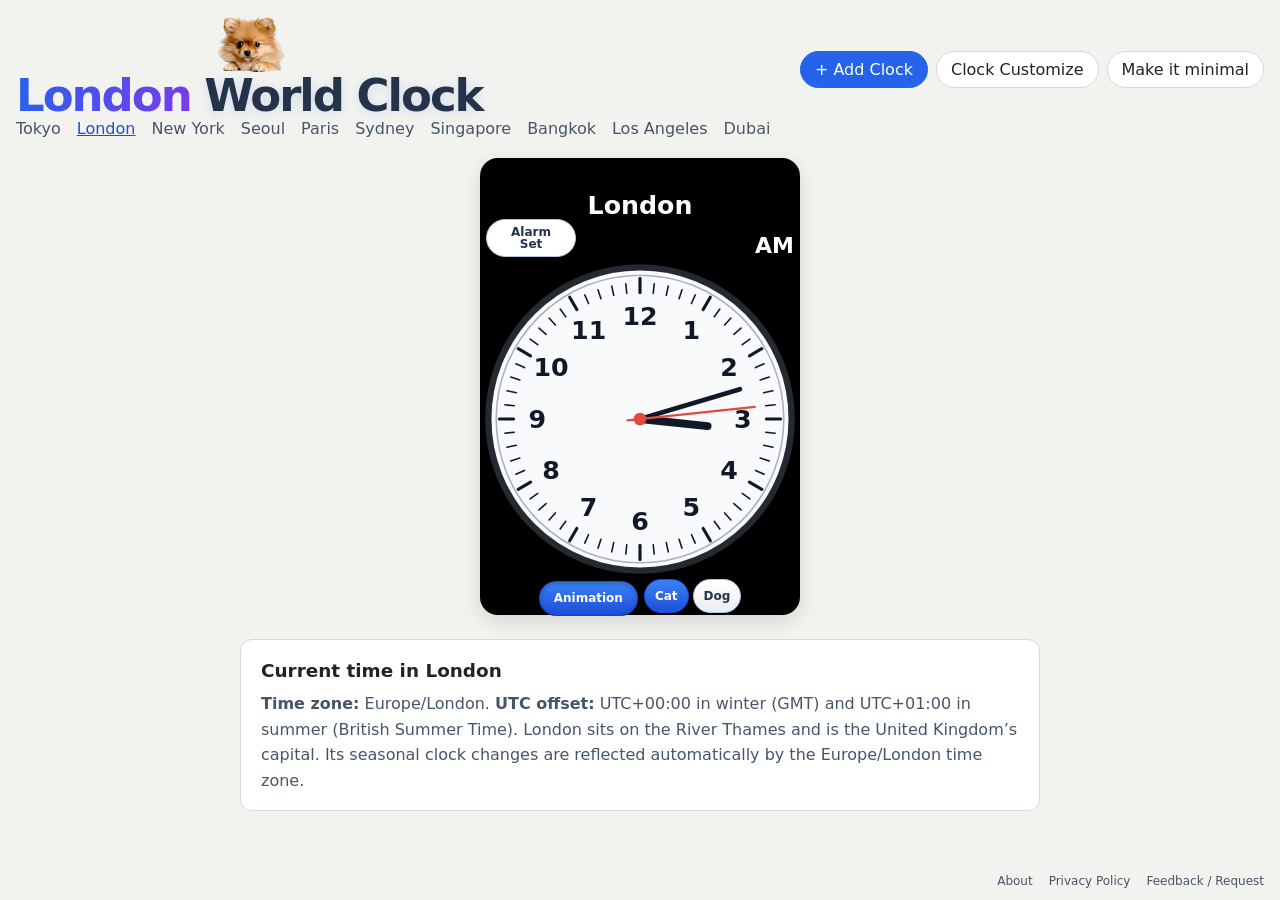
<file: london.html>
<!doctype html>
<html lang="en">
<head>
<meta charset="utf-8">
<meta name="viewport" content="width=device-width, initial-scale=1">
<!-- SEO Basic Tags -->
<title>London World Clock | Cat and Dog World Clock</title>
<meta name="description" content="See the current local time in London, United Kingdom with a customizable analog world clock, cat and dog styles, and personal alarms.">
<meta name="keywords" content="world clock, London local time, United Kingdom time, analog city clock, cat and dog clock">
<meta name="author" content="Athiwat">
<link rel="canonical" href="https://athiwat1979.github.io/cat-and-dog-world-clock/london.html">
<link rel="icon" href="data:,">


<!-- Open Graph (สำหรับเวลาแชร์ลิงก์ลง Facebook, Line, X) -->
<meta property="og:type" content="website">
<meta property="og:title" content="London World Clock | Cat and Dog World Clock">
<meta property="og:url" content="https://athiwat1979.github.io/cat-and-dog-world-clock/london.html">
<meta property="og:description" content="See the current local time in London, United Kingdom with a customizable analog world clock, cat and dog styles, and personal alarms.">
<meta property="og:image" content="https://athiwat1979.github.io/cat-and-dog-world-clock/Picture/og-image.jpg">


<link rel="stylesheet" href="style.css">
</head>
<body data-default-city="london">
<header class="topbar">
  <div class="brand-header">
    <a class="brand-home" href="index.html" aria-label="Cat and Dog World Clock home">
    <div class="brand-lockup">
    <div class="brand-pet-stage" id="brandPetStage" aria-hidden="true">
      <div class="brand-pet-slot" id="brandPetSlot" data-pet-name="Pom">
        <img id="brandPetImage" src="Picture/pom-transparent.webp" alt="Pom dog">
        <video id="brandPetVideo" muted playsinline autoplay loop preload="none" hidden></video>
      </div>
    </div>
      <h1><span class="brand-pets">London</span> <span class="brand-clock">World Clock</span></h1>
    </div>
    </a>
    <nav class="city-links brand-city-links" aria-label="World clocks by city">
      <a href="tokyo.html">Tokyo</a>
      <a href="london.html" aria-current="page">London</a>
      <a href="new-york.html">New York</a>
      <a href="seoul.html">Seoul</a>
      <a href="paris.html">Paris</a>
      <a href="sydney.html">Sydney</a>
      <a href="singapore.html">Singapore</a>
      <a href="bangkok.html">Bangkok</a>
      <a href="los-angeles.html">Los Angeles</a>
      <a href="dubai.html">Dubai</a>
    </nav>
  </div>
  <div class="actions">
    <div class="add-clock-wrap">
      <button class="button primary" id="addClock">+ Add Clock</button>
      <p class="empty-callout" id="emptyMessage" role="status" hidden>
        <span class="step-number" aria-hidden="true"><span class="step-digit">1</span></span>
        <span>No clocks yet. Click Add Clock to start.</span>
        <span class="empty-callout-hand" aria-hidden="true">👆</span>
      </p>
    </div>
    <button class="button" id="clockCustomize" type="button">Clock Customize</button>
    <button class="button" id="openMini">Make it minimal</button>
  </div>
</header>
<main>
  <section class="grid" id="clockGrid" aria-label="World clocks"></section>
<section class="city-summary" aria-labelledby="citySummaryTitle">
  <h2 id="citySummaryTitle">Current time in London</h2>
  <p><strong>Time zone:</strong> Europe/London. <strong>UTC offset:</strong> UTC+00:00 in winter (GMT) and UTC+01:00 in summer (British Summer Time). London sits on the River Thames and is the United Kingdom’s capital. Its seasonal clock changes are reflected automatically by the Europe/London time zone.</p>
</section>
</main>
<footer class="page-footer">
  <span id="viewCount" class="view-count" title="Counts page loads in this browser only, including refreshes" hidden>View Count: 0</span>
  <div class="footer-slot" id="footerSlot" aria-label="Additional footer content"></div>
  <nav class="footer-links" aria-label="Footer">
    <a href="about.html">About</a>
    <a href="privacy.html">Privacy Policy</a>
    <a href="https://github.com/athiwat1979/cat-and-dog-world-clock/issues/new?title=Feedback%20or%20Feature%20Request" target="_blank" rel="noopener noreferrer">Feedback / Request</a>
  </nav>
</footer>
<dialog id="addDialog">
  <form method="dialog" id="addForm">
    <h2>Add a city clock</h2>
    <label for="citySearch">Search City</label>
    <div class="search-city-guide" id="searchCityGuide" hidden aria-hidden="true">
      <span class="step-number"><span class="step-digit">2</span></span>
      <span class="search-city-hand">👇</span>
    </div>
    <input id="citySearch" type="search" placeholder="Type a city name" autocomplete="off">
    <label for="citySelect">City</label>
    <select id="citySelect"></select>
    <p id="citySearchEmpty" class="dialog-error" role="status" hidden>No matching cities available.</p>
    <div class="dialog-actions">
      <button class="button" value="cancel">Cancel</button>
      <button class="button primary" id="confirmAdd" value="default"><span class="step-number" id="confirmAddStep" hidden aria-hidden="true"><span class="step-digit">3</span></span><span id="confirmAddHand" hidden aria-hidden="true">👇</span>Add Clock</button>
    </div>
  </form>
</dialog>
<dialog id="clockCustomizeDialog">
  <form id="clockCustomizeForm">
    <h2 id="clockCustomizeTitle">Clock Customize</h2>
    <div class="dialog-field" id="customCityField">
      <label for="customCityName">City name</label>
      <input id="customCityName" type="text" maxlength="60" autocomplete="off">
    </div>
    <fieldset class="dialog-field">
      <legend>GMT offset from Greenwich</legend>
      <div class="offset-fields">
        <label for="offsetSign">Sign
          <select id="offsetSign"><option value="1">+</option><option value="-1">−</option></select>
        </label>
        <label for="offsetHours">Hours
          <input id="offsetHours" type="number" min="0" max="14" step="1" value="0">
        </label>
        <label for="offsetMinutes">Minutes
          <input id="offsetMinutes" type="number" min="0" max="59" step="1" value="0">
        </label>
      </div>
    </fieldset>
    <p id="clockCustomizeError" class="dialog-error" role="alert" hidden></p>
    <div class="dialog-actions">
      <button class="button" id="cancelClockCustomize" type="button">Cancel</button>
      <button class="button primary" id="saveClockCustomize" type="button">Save</button>
    </div>
  </form>
</dialog>
<dialog id="dialStyleDialog" aria-labelledby="dialStyleTitle">
  <h2 id="dialStyleTitle">Choose a clock face</h2>
  <div class="dial-style-grid" id="dialStyleGrid"></div>
  <div class="dialog-actions">
    <button class="button" id="closeDialStyles" type="button">Close</button>
  </div>
</dialog>
<dialog id="alarmDialog" aria-labelledby="alarmDialogTitle">
  <h2 id="alarmDialogTitle">Alarm</h2>
  <p id="alarmDialogMessage"></p>
  <div class="dialog-actions"><button class="button primary" id="stopAlarm" type="button">Stop alarm</button></div>
</dialog>





<script src="app.js" defer></script>
</body>
</html>
</file>
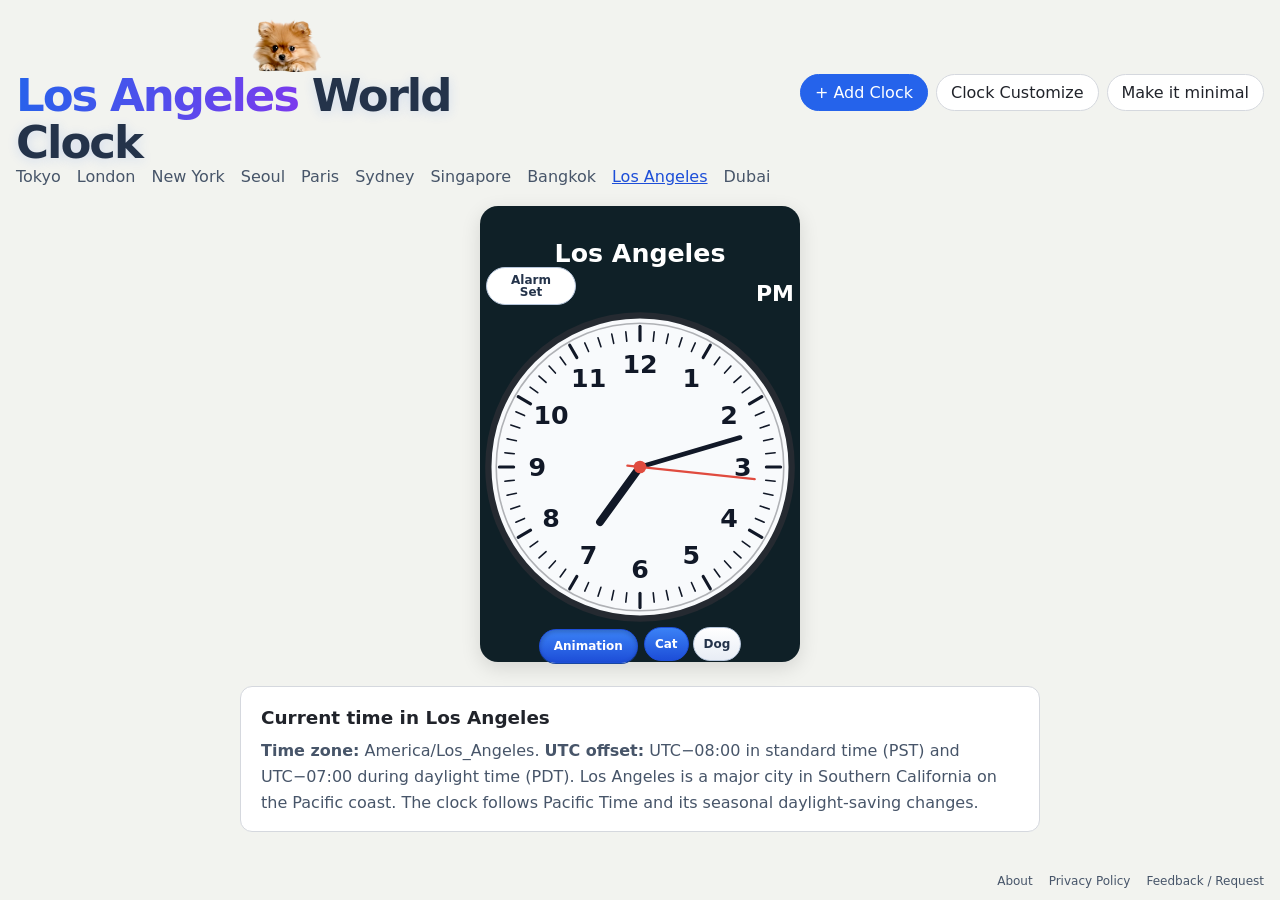
<file: los-angeles.html>
<!doctype html>
<html lang="en">
<head>
<meta charset="utf-8">
<meta name="viewport" content="width=device-width, initial-scale=1">
<!-- SEO Basic Tags -->
<title>Los Angeles World Clock | Cat and Dog World Clock</title>
<meta name="description" content="See the current local time in Los Angeles, United States with a customizable analog world clock, cat and dog styles, and personal alarms.">
<meta name="keywords" content="world clock, Los Angeles local time, United States time, analog city clock, cat and dog clock">
<meta name="author" content="Athiwat">
<link rel="canonical" href="https://athiwat1979.github.io/cat-and-dog-world-clock/los-angeles.html">
<link rel="icon" href="data:,">


<!-- Open Graph (สำหรับเวลาแชร์ลิงก์ลง Facebook, Line, X) -->
<meta property="og:type" content="website">
<meta property="og:title" content="Los Angeles World Clock | Cat and Dog World Clock">
<meta property="og:url" content="https://athiwat1979.github.io/cat-and-dog-world-clock/los-angeles.html">
<meta property="og:description" content="See the current local time in Los Angeles, United States with a customizable analog world clock, cat and dog styles, and personal alarms.">
<meta property="og:image" content="https://athiwat1979.github.io/cat-and-dog-world-clock/Picture/og-image.jpg">


<link rel="stylesheet" href="style.css">
</head>
<body data-default-city="los-angeles">
<header class="topbar">
  <div class="brand-header">
    <a class="brand-home" href="index.html" aria-label="Cat and Dog World Clock home">
    <div class="brand-lockup">
    <div class="brand-pet-stage" id="brandPetStage" aria-hidden="true">
      <div class="brand-pet-slot" id="brandPetSlot" data-pet-name="Pom">
        <img id="brandPetImage" src="Picture/pom-transparent.webp" alt="Pom dog">
        <video id="brandPetVideo" muted playsinline autoplay loop preload="none" hidden></video>
      </div>
    </div>
      <h1><span class="brand-pets">Los Angeles</span> <span class="brand-clock">World Clock</span></h1>
    </div>
    </a>
    <nav class="city-links brand-city-links" aria-label="World clocks by city">
      <a href="tokyo.html">Tokyo</a>
      <a href="london.html">London</a>
      <a href="new-york.html">New York</a>
      <a href="seoul.html">Seoul</a>
      <a href="paris.html">Paris</a>
      <a href="sydney.html">Sydney</a>
      <a href="singapore.html">Singapore</a>
      <a href="bangkok.html">Bangkok</a>
      <a href="los-angeles.html" aria-current="page">Los Angeles</a>
      <a href="dubai.html">Dubai</a>
    </nav>
  </div>
  <div class="actions">
    <div class="add-clock-wrap">
      <button class="button primary" id="addClock">+ Add Clock</button>
      <p class="empty-callout" id="emptyMessage" role="status" hidden>
        <span class="step-number" aria-hidden="true"><span class="step-digit">1</span></span>
        <span>No clocks yet. Click Add Clock to start.</span>
        <span class="empty-callout-hand" aria-hidden="true">👆</span>
      </p>
    </div>
    <button class="button" id="clockCustomize" type="button">Clock Customize</button>
    <button class="button" id="openMini">Make it minimal</button>
  </div>
</header>
<main>
  <section class="grid" id="clockGrid" aria-label="World clocks"></section>
<section class="city-summary" aria-labelledby="citySummaryTitle">
  <h2 id="citySummaryTitle">Current time in Los Angeles</h2>
  <p><strong>Time zone:</strong> America/Los_Angeles. <strong>UTC offset:</strong> UTC−08:00 in standard time (PST) and UTC−07:00 during daylight time (PDT). Los Angeles is a major city in Southern California on the Pacific coast. The clock follows Pacific Time and its seasonal daylight-saving changes.</p>
</section>
</main>
<footer class="page-footer">
  <span id="viewCount" class="view-count" title="Counts page loads in this browser only, including refreshes" hidden>View Count: 0</span>
  <div class="footer-slot" id="footerSlot" aria-label="Additional footer content"></div>
  <nav class="footer-links" aria-label="Footer">
    <a href="about.html">About</a>
    <a href="privacy.html">Privacy Policy</a>
    <a href="https://github.com/athiwat1979/cat-and-dog-world-clock/issues/new?title=Feedback%20or%20Feature%20Request" target="_blank" rel="noopener noreferrer">Feedback / Request</a>
  </nav>
</footer>
<dialog id="addDialog">
  <form method="dialog" id="addForm">
    <h2>Add a city clock</h2>
    <label for="citySearch">Search City</label>
    <div class="search-city-guide" id="searchCityGuide" hidden aria-hidden="true">
      <span class="step-number"><span class="step-digit">2</span></span>
      <span class="search-city-hand">👇</span>
    </div>
    <input id="citySearch" type="search" placeholder="Type a city name" autocomplete="off">
    <label for="citySelect">City</label>
    <select id="citySelect"></select>
    <p id="citySearchEmpty" class="dialog-error" role="status" hidden>No matching cities available.</p>
    <div class="dialog-actions">
      <button class="button" value="cancel">Cancel</button>
      <button class="button primary" id="confirmAdd" value="default"><span class="step-number" id="confirmAddStep" hidden aria-hidden="true"><span class="step-digit">3</span></span><span id="confirmAddHand" hidden aria-hidden="true">👇</span>Add Clock</button>
    </div>
  </form>
</dialog>
<dialog id="clockCustomizeDialog">
  <form id="clockCustomizeForm">
    <h2 id="clockCustomizeTitle">Clock Customize</h2>
    <div class="dialog-field" id="customCityField">
      <label for="customCityName">City name</label>
      <input id="customCityName" type="text" maxlength="60" autocomplete="off">
    </div>
    <fieldset class="dialog-field">
      <legend>GMT offset from Greenwich</legend>
      <div class="offset-fields">
        <label for="offsetSign">Sign
          <select id="offsetSign"><option value="1">+</option><option value="-1">−</option></select>
        </label>
        <label for="offsetHours">Hours
          <input id="offsetHours" type="number" min="0" max="14" step="1" value="0">
        </label>
        <label for="offsetMinutes">Minutes
          <input id="offsetMinutes" type="number" min="0" max="59" step="1" value="0">
        </label>
      </div>
    </fieldset>
    <p id="clockCustomizeError" class="dialog-error" role="alert" hidden></p>
    <div class="dialog-actions">
      <button class="button" id="cancelClockCustomize" type="button">Cancel</button>
      <button class="button primary" id="saveClockCustomize" type="button">Save</button>
    </div>
  </form>
</dialog>
<dialog id="dialStyleDialog" aria-labelledby="dialStyleTitle">
  <h2 id="dialStyleTitle">Choose a clock face</h2>
  <div class="dial-style-grid" id="dialStyleGrid"></div>
  <div class="dialog-actions">
    <button class="button" id="closeDialStyles" type="button">Close</button>
  </div>
</dialog>
<dialog id="alarmDialog" aria-labelledby="alarmDialogTitle">
  <h2 id="alarmDialogTitle">Alarm</h2>
  <p id="alarmDialogMessage"></p>
  <div class="dialog-actions"><button class="button primary" id="stopAlarm" type="button">Stop alarm</button></div>
</dialog>





<script src="app.js" defer></script>
</body>
</html>
</file>
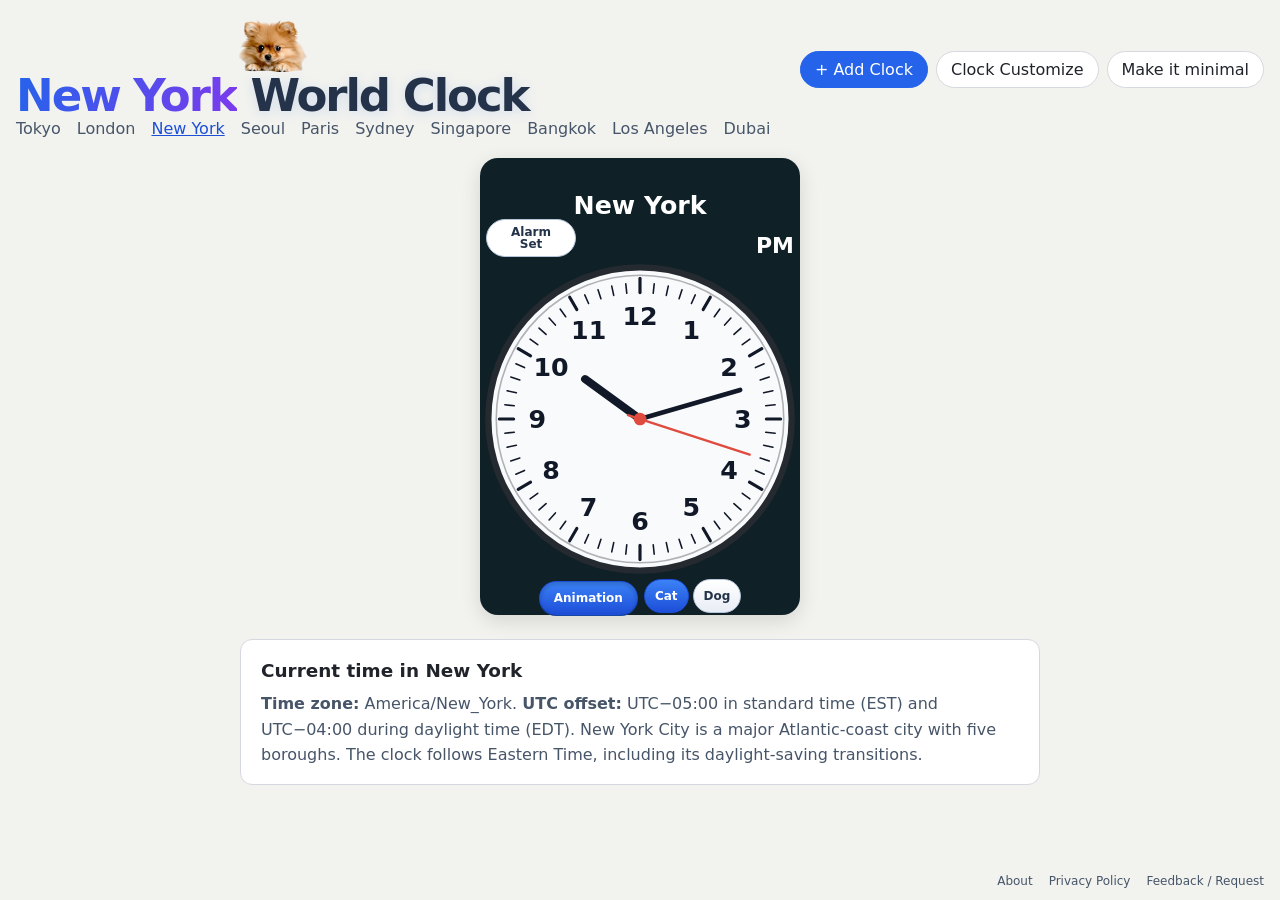
<file: new-york.html>
<!doctype html>
<html lang="en">
<head>
<meta charset="utf-8">
<meta name="viewport" content="width=device-width, initial-scale=1">
<!-- SEO Basic Tags -->
<title>New York World Clock | Cat and Dog World Clock</title>
<meta name="description" content="See the current local time in New York, United States with a customizable analog world clock, cat and dog styles, and personal alarms.">
<meta name="keywords" content="world clock, New York local time, United States time, analog city clock, cat and dog clock">
<meta name="author" content="Athiwat">
<link rel="canonical" href="https://athiwat1979.github.io/cat-and-dog-world-clock/new-york.html">
<link rel="icon" href="data:,">


<!-- Open Graph (สำหรับเวลาแชร์ลิงก์ลง Facebook, Line, X) -->
<meta property="og:type" content="website">
<meta property="og:title" content="New York World Clock | Cat and Dog World Clock">
<meta property="og:url" content="https://athiwat1979.github.io/cat-and-dog-world-clock/new-york.html">
<meta property="og:description" content="See the current local time in New York, United States with a customizable analog world clock, cat and dog styles, and personal alarms.">
<meta property="og:image" content="https://athiwat1979.github.io/cat-and-dog-world-clock/Picture/og-image.jpg">


<link rel="stylesheet" href="style.css">
</head>
<body data-default-city="new-york">
<header class="topbar">
  <div class="brand-header">
    <a class="brand-home" href="index.html" aria-label="Cat and Dog World Clock home">
    <div class="brand-lockup">
    <div class="brand-pet-stage" id="brandPetStage" aria-hidden="true">
      <div class="brand-pet-slot" id="brandPetSlot" data-pet-name="Pom">
        <img id="brandPetImage" src="Picture/pom-transparent.webp" alt="Pom dog">
        <video id="brandPetVideo" muted playsinline autoplay loop preload="none" hidden></video>
      </div>
    </div>
      <h1><span class="brand-pets">New York</span> <span class="brand-clock">World Clock</span></h1>
    </div>
    </a>
    <nav class="city-links brand-city-links" aria-label="World clocks by city">
      <a href="tokyo.html">Tokyo</a>
      <a href="london.html">London</a>
      <a href="new-york.html" aria-current="page">New York</a>
      <a href="seoul.html">Seoul</a>
      <a href="paris.html">Paris</a>
      <a href="sydney.html">Sydney</a>
      <a href="singapore.html">Singapore</a>
      <a href="bangkok.html">Bangkok</a>
      <a href="los-angeles.html">Los Angeles</a>
      <a href="dubai.html">Dubai</a>
    </nav>
  </div>
  <div class="actions">
    <div class="add-clock-wrap">
      <button class="button primary" id="addClock">+ Add Clock</button>
      <p class="empty-callout" id="emptyMessage" role="status" hidden>
        <span class="step-number" aria-hidden="true"><span class="step-digit">1</span></span>
        <span>No clocks yet. Click Add Clock to start.</span>
        <span class="empty-callout-hand" aria-hidden="true">👆</span>
      </p>
    </div>
    <button class="button" id="clockCustomize" type="button">Clock Customize</button>
    <button class="button" id="openMini">Make it minimal</button>
  </div>
</header>
<main>
  <section class="grid" id="clockGrid" aria-label="World clocks"></section>
<section class="city-summary" aria-labelledby="citySummaryTitle">
  <h2 id="citySummaryTitle">Current time in New York</h2>
  <p><strong>Time zone:</strong> America/New_York. <strong>UTC offset:</strong> UTC−05:00 in standard time (EST) and UTC−04:00 during daylight time (EDT). New York City is a major Atlantic-coast city with five boroughs. The clock follows Eastern Time, including its daylight-saving transitions.</p>
</section>
</main>
<footer class="page-footer">
  <span id="viewCount" class="view-count" title="Counts page loads in this browser only, including refreshes" hidden>View Count: 0</span>
  <div class="footer-slot" id="footerSlot" aria-label="Additional footer content"></div>
  <nav class="footer-links" aria-label="Footer">
    <a href="about.html">About</a>
    <a href="privacy.html">Privacy Policy</a>
    <a href="https://github.com/athiwat1979/cat-and-dog-world-clock/issues/new?title=Feedback%20or%20Feature%20Request" target="_blank" rel="noopener noreferrer">Feedback / Request</a>
  </nav>
</footer>
<dialog id="addDialog">
  <form method="dialog" id="addForm">
    <h2>Add a city clock</h2>
    <label for="citySearch">Search City</label>
    <div class="search-city-guide" id="searchCityGuide" hidden aria-hidden="true">
      <span class="step-number"><span class="step-digit">2</span></span>
      <span class="search-city-hand">👇</span>
    </div>
    <input id="citySearch" type="search" placeholder="Type a city name" autocomplete="off">
    <label for="citySelect">City</label>
    <select id="citySelect"></select>
    <p id="citySearchEmpty" class="dialog-error" role="status" hidden>No matching cities available.</p>
    <div class="dialog-actions">
      <button class="button" value="cancel">Cancel</button>
      <button class="button primary" id="confirmAdd" value="default"><span class="step-number" id="confirmAddStep" hidden aria-hidden="true"><span class="step-digit">3</span></span><span id="confirmAddHand" hidden aria-hidden="true">👇</span>Add Clock</button>
    </div>
  </form>
</dialog>
<dialog id="clockCustomizeDialog">
  <form id="clockCustomizeForm">
    <h2 id="clockCustomizeTitle">Clock Customize</h2>
    <div class="dialog-field" id="customCityField">
      <label for="customCityName">City name</label>
      <input id="customCityName" type="text" maxlength="60" autocomplete="off">
    </div>
    <fieldset class="dialog-field">
      <legend>GMT offset from Greenwich</legend>
      <div class="offset-fields">
        <label for="offsetSign">Sign
          <select id="offsetSign"><option value="1">+</option><option value="-1">−</option></select>
        </label>
        <label for="offsetHours">Hours
          <input id="offsetHours" type="number" min="0" max="14" step="1" value="0">
        </label>
        <label for="offsetMinutes">Minutes
          <input id="offsetMinutes" type="number" min="0" max="59" step="1" value="0">
        </label>
      </div>
    </fieldset>
    <p id="clockCustomizeError" class="dialog-error" role="alert" hidden></p>
    <div class="dialog-actions">
      <button class="button" id="cancelClockCustomize" type="button">Cancel</button>
      <button class="button primary" id="saveClockCustomize" type="button">Save</button>
    </div>
  </form>
</dialog>
<dialog id="dialStyleDialog" aria-labelledby="dialStyleTitle">
  <h2 id="dialStyleTitle">Choose a clock face</h2>
  <div class="dial-style-grid" id="dialStyleGrid"></div>
  <div class="dialog-actions">
    <button class="button" id="closeDialStyles" type="button">Close</button>
  </div>
</dialog>
<dialog id="alarmDialog" aria-labelledby="alarmDialogTitle">
  <h2 id="alarmDialogTitle">Alarm</h2>
  <p id="alarmDialogMessage"></p>
  <div class="dialog-actions"><button class="button primary" id="stopAlarm" type="button">Stop alarm</button></div>
</dialog>





<script src="app.js" defer></script>
</body>
</html>
</file>
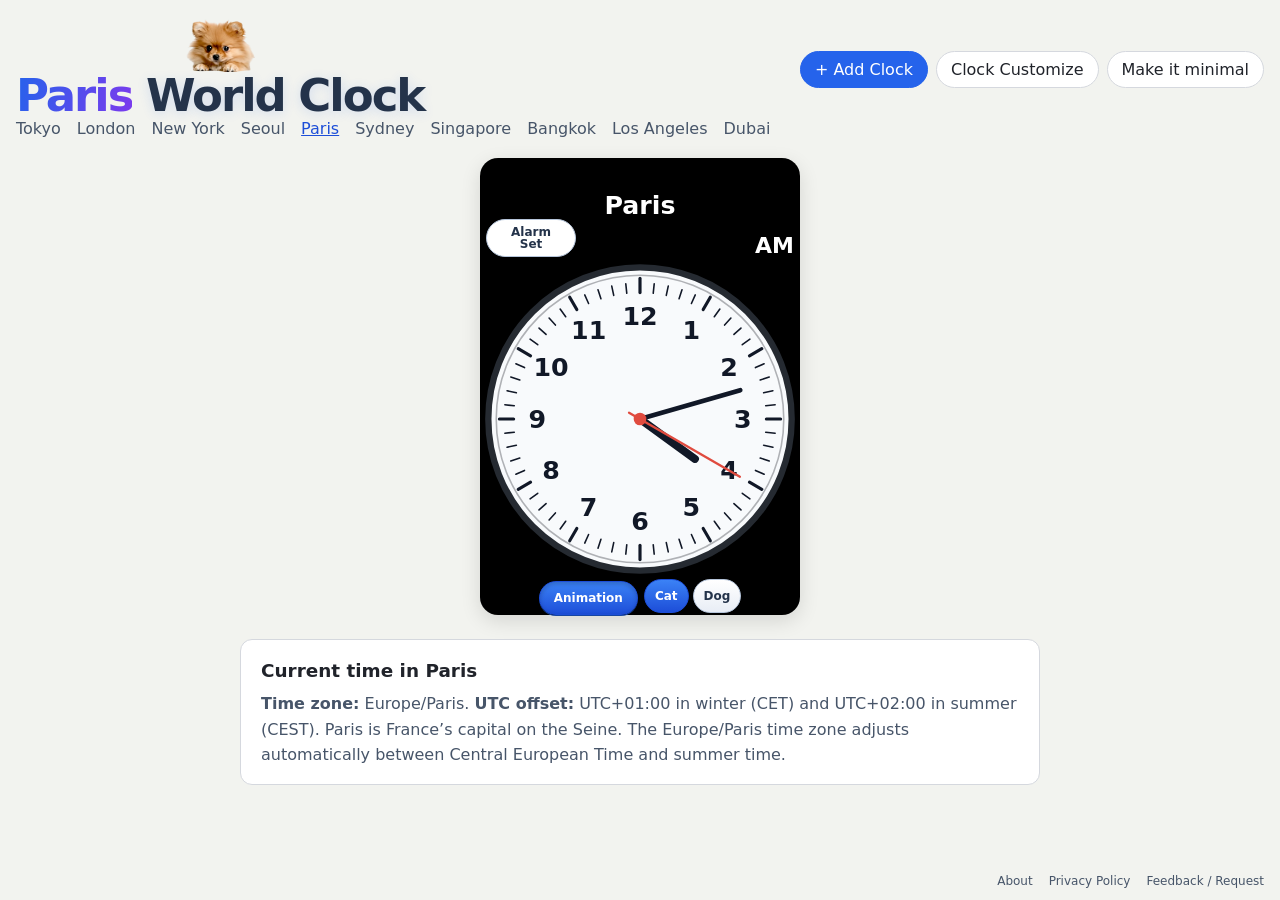
<file: paris.html>
<!doctype html>
<html lang="en">
<head>
<meta charset="utf-8">
<meta name="viewport" content="width=device-width, initial-scale=1">
<!-- SEO Basic Tags -->
<title>Paris World Clock | Cat and Dog World Clock</title>
<meta name="description" content="See the current local time in Paris, France with a customizable analog world clock, cat and dog styles, and personal alarms.">
<meta name="keywords" content="world clock, Paris local time, France time, analog city clock, cat and dog clock">
<meta name="author" content="Athiwat">
<link rel="canonical" href="https://athiwat1979.github.io/cat-and-dog-world-clock/paris.html">
<link rel="icon" href="data:,">


<!-- Open Graph (สำหรับเวลาแชร์ลิงก์ลง Facebook, Line, X) -->
<meta property="og:type" content="website">
<meta property="og:title" content="Paris World Clock | Cat and Dog World Clock">
<meta property="og:url" content="https://athiwat1979.github.io/cat-and-dog-world-clock/paris.html">
<meta property="og:description" content="See the current local time in Paris, France with a customizable analog world clock, cat and dog styles, and personal alarms.">
<meta property="og:image" content="https://athiwat1979.github.io/cat-and-dog-world-clock/Picture/og-image.jpg">


<link rel="stylesheet" href="style.css">
</head>
<body data-default-city="paris">
<header class="topbar">
  <div class="brand-header">
    <a class="brand-home" href="index.html" aria-label="Cat and Dog World Clock home">
    <div class="brand-lockup">
    <div class="brand-pet-stage" id="brandPetStage" aria-hidden="true">
      <div class="brand-pet-slot" id="brandPetSlot" data-pet-name="Pom">
        <img id="brandPetImage" src="Picture/pom-transparent.webp" alt="Pom dog">
        <video id="brandPetVideo" muted playsinline autoplay loop preload="none" hidden></video>
      </div>
    </div>
      <h1><span class="brand-pets">Paris</span> <span class="brand-clock">World Clock</span></h1>
    </div>
    </a>
    <nav class="city-links brand-city-links" aria-label="World clocks by city">
      <a href="tokyo.html">Tokyo</a>
      <a href="london.html">London</a>
      <a href="new-york.html">New York</a>
      <a href="seoul.html">Seoul</a>
      <a href="paris.html" aria-current="page">Paris</a>
      <a href="sydney.html">Sydney</a>
      <a href="singapore.html">Singapore</a>
      <a href="bangkok.html">Bangkok</a>
      <a href="los-angeles.html">Los Angeles</a>
      <a href="dubai.html">Dubai</a>
    </nav>
  </div>
  <div class="actions">
    <div class="add-clock-wrap">
      <button class="button primary" id="addClock">+ Add Clock</button>
      <p class="empty-callout" id="emptyMessage" role="status" hidden>
        <span class="step-number" aria-hidden="true"><span class="step-digit">1</span></span>
        <span>No clocks yet. Click Add Clock to start.</span>
        <span class="empty-callout-hand" aria-hidden="true">👆</span>
      </p>
    </div>
    <button class="button" id="clockCustomize" type="button">Clock Customize</button>
    <button class="button" id="openMini">Make it minimal</button>
  </div>
</header>
<main>
  <section class="grid" id="clockGrid" aria-label="World clocks"></section>
<section class="city-summary" aria-labelledby="citySummaryTitle">
  <h2 id="citySummaryTitle">Current time in Paris</h2>
  <p><strong>Time zone:</strong> Europe/Paris. <strong>UTC offset:</strong> UTC+01:00 in winter (CET) and UTC+02:00 in summer (CEST). Paris is France’s capital on the Seine. The Europe/Paris time zone adjusts automatically between Central European Time and summer time.</p>
</section>
</main>
<footer class="page-footer">
  <span id="viewCount" class="view-count" title="Counts page loads in this browser only, including refreshes" hidden>View Count: 0</span>
  <div class="footer-slot" id="footerSlot" aria-label="Additional footer content"></div>
  <nav class="footer-links" aria-label="Footer">
    <a href="about.html">About</a>
    <a href="privacy.html">Privacy Policy</a>
    <a href="https://github.com/athiwat1979/cat-and-dog-world-clock/issues/new?title=Feedback%20or%20Feature%20Request" target="_blank" rel="noopener noreferrer">Feedback / Request</a>
  </nav>
</footer>
<dialog id="addDialog">
  <form method="dialog" id="addForm">
    <h2>Add a city clock</h2>
    <label for="citySearch">Search City</label>
    <div class="search-city-guide" id="searchCityGuide" hidden aria-hidden="true">
      <span class="step-number"><span class="step-digit">2</span></span>
      <span class="search-city-hand">👇</span>
    </div>
    <input id="citySearch" type="search" placeholder="Type a city name" autocomplete="off">
    <label for="citySelect">City</label>
    <select id="citySelect"></select>
    <p id="citySearchEmpty" class="dialog-error" role="status" hidden>No matching cities available.</p>
    <div class="dialog-actions">
      <button class="button" value="cancel">Cancel</button>
      <button class="button primary" id="confirmAdd" value="default"><span class="step-number" id="confirmAddStep" hidden aria-hidden="true"><span class="step-digit">3</span></span><span id="confirmAddHand" hidden aria-hidden="true">👇</span>Add Clock</button>
    </div>
  </form>
</dialog>
<dialog id="clockCustomizeDialog">
  <form id="clockCustomizeForm">
    <h2 id="clockCustomizeTitle">Clock Customize</h2>
    <div class="dialog-field" id="customCityField">
      <label for="customCityName">City name</label>
      <input id="customCityName" type="text" maxlength="60" autocomplete="off">
    </div>
    <fieldset class="dialog-field">
      <legend>GMT offset from Greenwich</legend>
      <div class="offset-fields">
        <label for="offsetSign">Sign
          <select id="offsetSign"><option value="1">+</option><option value="-1">−</option></select>
        </label>
        <label for="offsetHours">Hours
          <input id="offsetHours" type="number" min="0" max="14" step="1" value="0">
        </label>
        <label for="offsetMinutes">Minutes
          <input id="offsetMinutes" type="number" min="0" max="59" step="1" value="0">
        </label>
      </div>
    </fieldset>
    <p id="clockCustomizeError" class="dialog-error" role="alert" hidden></p>
    <div class="dialog-actions">
      <button class="button" id="cancelClockCustomize" type="button">Cancel</button>
      <button class="button primary" id="saveClockCustomize" type="button">Save</button>
    </div>
  </form>
</dialog>
<dialog id="dialStyleDialog" aria-labelledby="dialStyleTitle">
  <h2 id="dialStyleTitle">Choose a clock face</h2>
  <div class="dial-style-grid" id="dialStyleGrid"></div>
  <div class="dialog-actions">
    <button class="button" id="closeDialStyles" type="button">Close</button>
  </div>
</dialog>
<dialog id="alarmDialog" aria-labelledby="alarmDialogTitle">
  <h2 id="alarmDialogTitle">Alarm</h2>
  <p id="alarmDialogMessage"></p>
  <div class="dialog-actions"><button class="button primary" id="stopAlarm" type="button">Stop alarm</button></div>
</dialog>





<script src="app.js" defer></script>
</body>
</html>
</file>
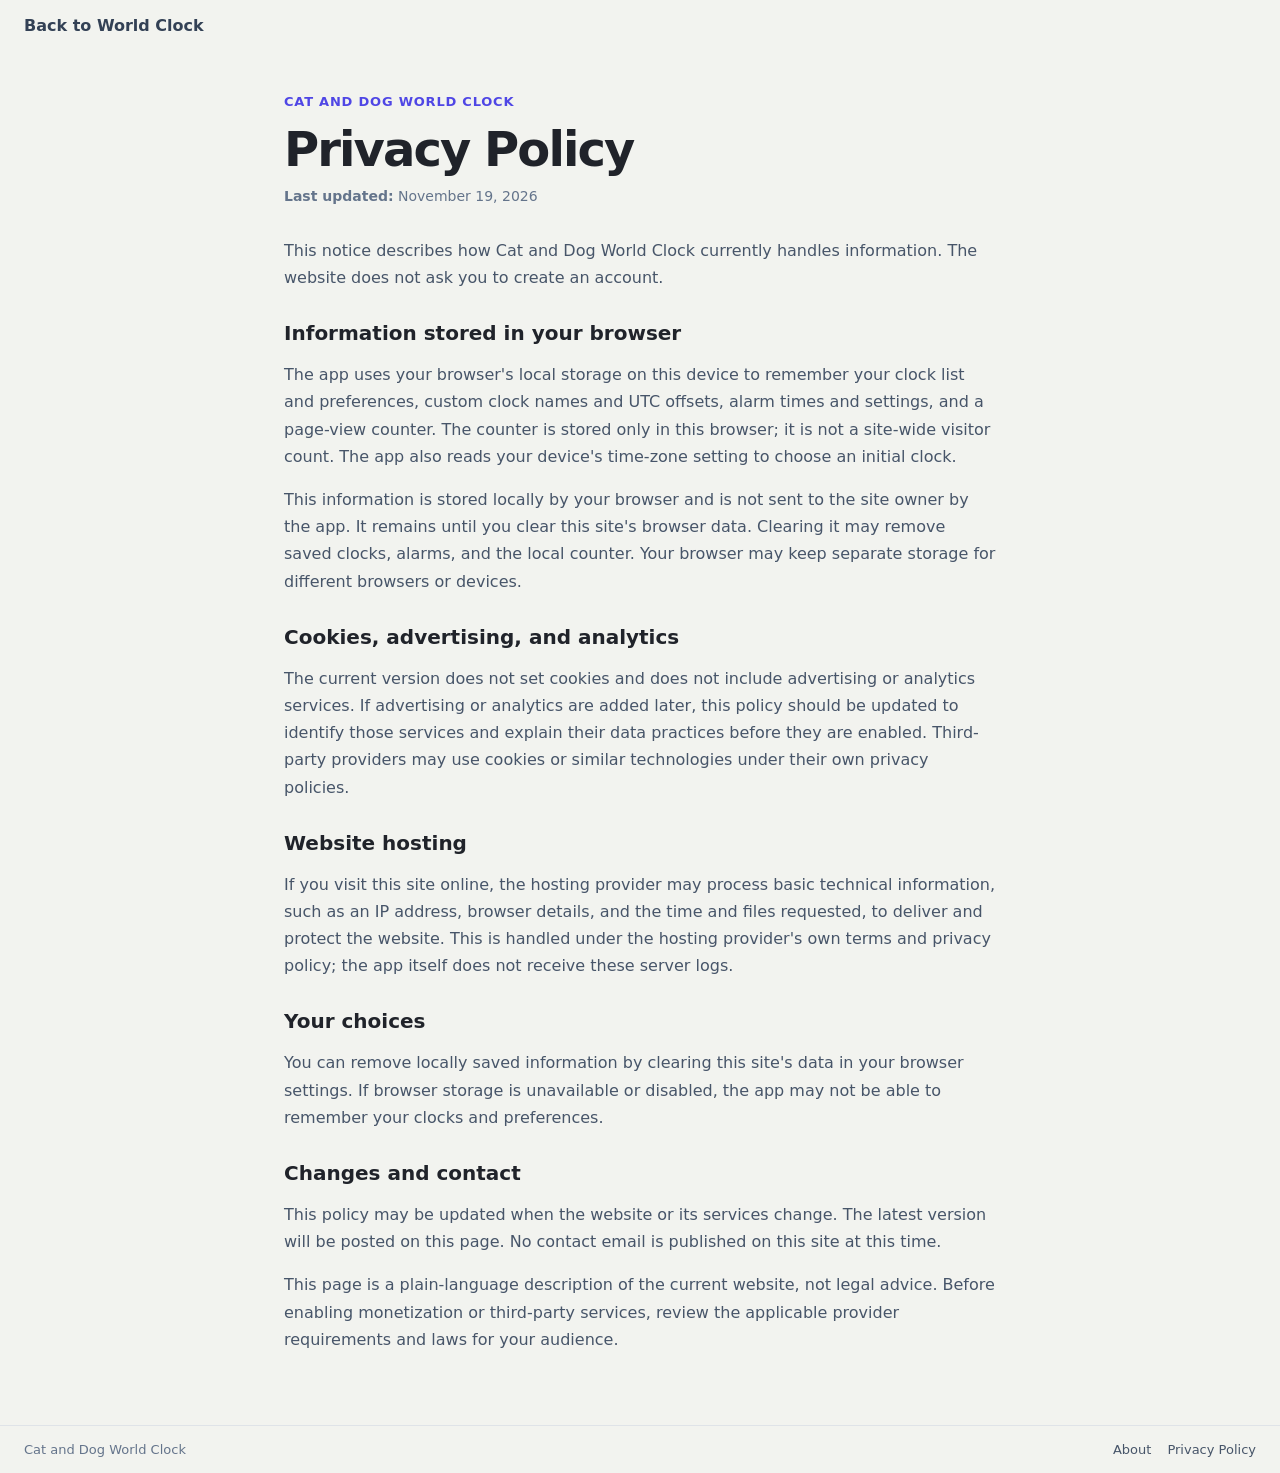
<file: privacy.html>
<!doctype html>
<html lang="en">
<head>
<meta charset="utf-8">
<meta name="viewport" content="width=device-width, initial-scale=1">
<meta name="description" content="Privacy information for Cat and Dog World Clock.">
<title>Privacy Policy | Cat and Dog World Clock</title>
<style>
  :root { color-scheme: light; font-family: Inter, "Avenir Next", Avenir, system-ui, sans-serif; color: #20232a; background: #f2f3ef; }
  * { box-sizing: border-box; }
  body { display: flex; flex-direction: column; min-height: 100vh; margin: 0; }
  header, footer { padding: 16px 24px; }
  main { flex: 1; width: min(760px, 100%); margin: 0 auto; padding: 40px 24px 56px; }
  a { color: #1d4ed8; }
  a:focus-visible { outline: 3px solid #93c5fd; outline-offset: 3px; }
  .back-link { color: #334155; font-weight: 650; text-decoration: none; }
  .eyebrow { margin: 0 0 8px; color: #4f46e5; font-size: 13px; font-weight: 750; letter-spacing: .06em; text-transform: uppercase; }
  h1 { margin: 0 0 8px; font-size: clamp(32px, 6vw, 48px); letter-spacing: -.04em; }
  h2 { margin: 30px 0 10px; font-size: 20px; }
  p, li { color: #475569; font-size: 16px; line-height: 1.7; }
  ul { padding-left: 24px; }
  .updated { margin: 0 0 28px; color: #64748b; font-size: 14px; }
  .site-footer { display: flex; justify-content: space-between; gap: 16px; border-top: 1px solid #dfe3e8; color: #64748b; font-size: 13px; }
  .footer-links { display: flex; gap: 16px; }
  .footer-links a { color: #475569; text-decoration: none; }
  .footer-links a:hover { color: #1d4ed8; text-decoration: underline; }
  @media (max-width: 480px) {
    header, footer { padding-right: 16px; padding-left: 16px; }
    main { padding: 32px 20px 44px; }
    .site-footer { flex-wrap: wrap; }
  }
</style>
</head>
<body>
<header><a class="back-link" href="index.html">Back to World Clock</a></header>
<main>
  <p class="eyebrow">Cat and Dog World Clock</p>
  <h1>Privacy Policy</h1>
  <p class="updated"><strong>Last updated:</strong> November 19, 2026</p>

  <p>This notice describes how Cat and Dog World Clock currently handles information. The website does not ask you to create an account.</p>

  <h2>Information stored in your browser</h2>
  <p>The app uses your browser's local storage on this device to remember your clock list and preferences, custom clock names and UTC offsets, alarm times and settings, and a page-view counter. The counter is stored only in this browser; it is not a site-wide visitor count. The app also reads your device's time-zone setting to choose an initial clock.</p>
  <p>This information is stored locally by your browser and is not sent to the site owner by the app. It remains until you clear this site's browser data. Clearing it may remove saved clocks, alarms, and the local counter. Your browser may keep separate storage for different browsers or devices.</p>

  <h2>Cookies, advertising, and analytics</h2>
  <p>The current version does not set cookies and does not include advertising or analytics services. If advertising or analytics are added later, this policy should be updated to identify those services and explain their data practices before they are enabled. Third-party providers may use cookies or similar technologies under their own privacy policies.</p>

  <h2>Website hosting</h2>
  <p>If you visit this site online, the hosting provider may process basic technical information, such as an IP address, browser details, and the time and files requested, to deliver and protect the website. This is handled under the hosting provider's own terms and privacy policy; the app itself does not receive these server logs.</p>

  <h2>Your choices</h2>
  <p>You can remove locally saved information by clearing this site's data in your browser settings. If browser storage is unavailable or disabled, the app may not be able to remember your clocks and preferences.</p>

  <h2>Changes and contact</h2>
  <p>This policy may be updated when the website or its services change. The latest version will be posted on this page. No contact email is published on this site at this time.</p>

  <p>This page is a plain-language description of the current website, not legal advice. Before enabling monetization or third-party services, review the applicable provider requirements and laws for your audience.</p>
</main>
<footer class="site-footer">
  <span>Cat and Dog World Clock</span>
  <nav class="footer-links" aria-label="Footer">
    <a href="about.html">About</a>
    <a href="privacy.html" aria-current="page">Privacy Policy</a>
  </nav>
</footer>
</body>
</html>
</file>
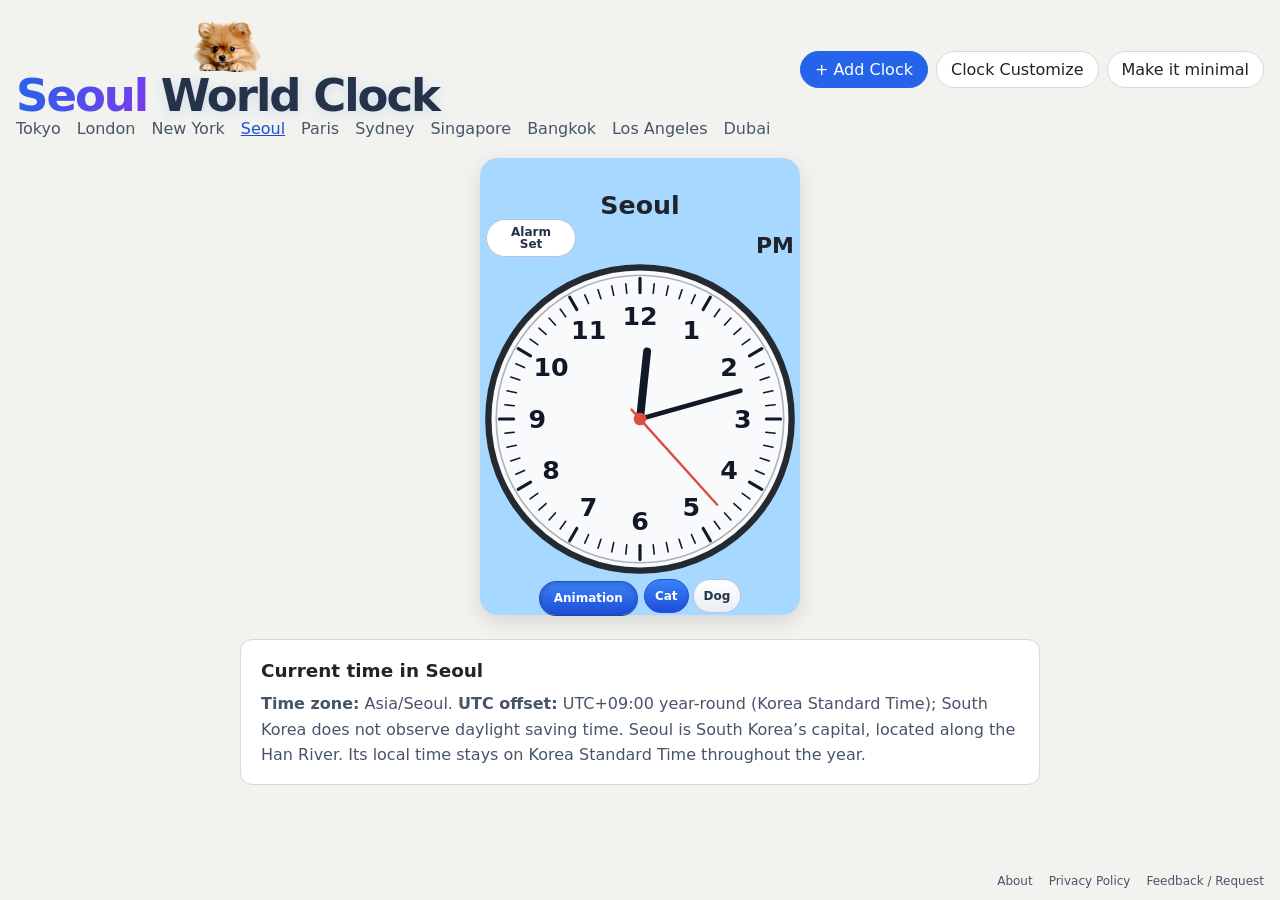
<file: seoul.html>
<!doctype html>
<html lang="en">
<head>
<meta charset="utf-8">
<meta name="viewport" content="width=device-width, initial-scale=1">
<!-- SEO Basic Tags -->
<title>Seoul World Clock | Cat and Dog World Clock</title>
<meta name="description" content="See the current local time in Seoul, South Korea with a customizable analog world clock, cat and dog styles, and personal alarms.">
<meta name="keywords" content="world clock, Seoul local time, South Korea time, analog city clock, cat and dog clock">
<meta name="author" content="Athiwat">
<link rel="canonical" href="https://athiwat1979.github.io/cat-and-dog-world-clock/seoul.html">
<link rel="icon" href="data:,">


<!-- Open Graph (สำหรับเวลาแชร์ลิงก์ลง Facebook, Line, X) -->
<meta property="og:type" content="website">
<meta property="og:title" content="Seoul World Clock | Cat and Dog World Clock">
<meta property="og:url" content="https://athiwat1979.github.io/cat-and-dog-world-clock/seoul.html">
<meta property="og:description" content="See the current local time in Seoul, South Korea with a customizable analog world clock, cat and dog styles, and personal alarms.">
<meta property="og:image" content="https://athiwat1979.github.io/cat-and-dog-world-clock/Picture/og-image.jpg">


<link rel="stylesheet" href="style.css">
</head>
<body data-default-city="seoul">
<header class="topbar">
  <div class="brand-header">
    <a class="brand-home" href="index.html" aria-label="Cat and Dog World Clock home">
    <div class="brand-lockup">
    <div class="brand-pet-stage" id="brandPetStage" aria-hidden="true">
      <div class="brand-pet-slot" id="brandPetSlot" data-pet-name="Pom">
        <img id="brandPetImage" src="Picture/pom-transparent.webp" alt="Pom dog">
        <video id="brandPetVideo" muted playsinline autoplay loop preload="none" hidden></video>
      </div>
    </div>
      <h1><span class="brand-pets">Seoul</span> <span class="brand-clock">World Clock</span></h1>
    </div>
    </a>
    <nav class="city-links brand-city-links" aria-label="World clocks by city">
      <a href="tokyo.html">Tokyo</a>
      <a href="london.html">London</a>
      <a href="new-york.html">New York</a>
      <a href="seoul.html" aria-current="page">Seoul</a>
      <a href="paris.html">Paris</a>
      <a href="sydney.html">Sydney</a>
      <a href="singapore.html">Singapore</a>
      <a href="bangkok.html">Bangkok</a>
      <a href="los-angeles.html">Los Angeles</a>
      <a href="dubai.html">Dubai</a>
    </nav>
  </div>
  <div class="actions">
    <div class="add-clock-wrap">
      <button class="button primary" id="addClock">+ Add Clock</button>
      <p class="empty-callout" id="emptyMessage" role="status" hidden>
        <span class="step-number" aria-hidden="true"><span class="step-digit">1</span></span>
        <span>No clocks yet. Click Add Clock to start.</span>
        <span class="empty-callout-hand" aria-hidden="true">👆</span>
      </p>
    </div>
    <button class="button" id="clockCustomize" type="button">Clock Customize</button>
    <button class="button" id="openMini">Make it minimal</button>
  </div>
</header>
<main>
  <section class="grid" id="clockGrid" aria-label="World clocks"></section>
<section class="city-summary" aria-labelledby="citySummaryTitle">
  <h2 id="citySummaryTitle">Current time in Seoul</h2>
  <p><strong>Time zone:</strong> Asia/Seoul. <strong>UTC offset:</strong> UTC+09:00 year-round (Korea Standard Time); South Korea does not observe daylight saving time. Seoul is South Korea’s capital, located along the Han River. Its local time stays on Korea Standard Time throughout the year.</p>
</section>
</main>
<footer class="page-footer">
  <span id="viewCount" class="view-count" title="Counts page loads in this browser only, including refreshes" hidden>View Count: 0</span>
  <div class="footer-slot" id="footerSlot" aria-label="Additional footer content"></div>
  <nav class="footer-links" aria-label="Footer">
    <a href="about.html">About</a>
    <a href="privacy.html">Privacy Policy</a>
    <a href="https://github.com/athiwat1979/cat-and-dog-world-clock/issues/new?title=Feedback%20or%20Feature%20Request" target="_blank" rel="noopener noreferrer">Feedback / Request</a>
  </nav>
</footer>
<dialog id="addDialog">
  <form method="dialog" id="addForm">
    <h2>Add a city clock</h2>
    <label for="citySearch">Search City</label>
    <div class="search-city-guide" id="searchCityGuide" hidden aria-hidden="true">
      <span class="step-number"><span class="step-digit">2</span></span>
      <span class="search-city-hand">👇</span>
    </div>
    <input id="citySearch" type="search" placeholder="Type a city name" autocomplete="off">
    <label for="citySelect">City</label>
    <select id="citySelect"></select>
    <p id="citySearchEmpty" class="dialog-error" role="status" hidden>No matching cities available.</p>
    <div class="dialog-actions">
      <button class="button" value="cancel">Cancel</button>
      <button class="button primary" id="confirmAdd" value="default"><span class="step-number" id="confirmAddStep" hidden aria-hidden="true"><span class="step-digit">3</span></span><span id="confirmAddHand" hidden aria-hidden="true">👇</span>Add Clock</button>
    </div>
  </form>
</dialog>
<dialog id="clockCustomizeDialog">
  <form id="clockCustomizeForm">
    <h2 id="clockCustomizeTitle">Clock Customize</h2>
    <div class="dialog-field" id="customCityField">
      <label for="customCityName">City name</label>
      <input id="customCityName" type="text" maxlength="60" autocomplete="off">
    </div>
    <fieldset class="dialog-field">
      <legend>GMT offset from Greenwich</legend>
      <div class="offset-fields">
        <label for="offsetSign">Sign
          <select id="offsetSign"><option value="1">+</option><option value="-1">−</option></select>
        </label>
        <label for="offsetHours">Hours
          <input id="offsetHours" type="number" min="0" max="14" step="1" value="0">
        </label>
        <label for="offsetMinutes">Minutes
          <input id="offsetMinutes" type="number" min="0" max="59" step="1" value="0">
        </label>
      </div>
    </fieldset>
    <p id="clockCustomizeError" class="dialog-error" role="alert" hidden></p>
    <div class="dialog-actions">
      <button class="button" id="cancelClockCustomize" type="button">Cancel</button>
      <button class="button primary" id="saveClockCustomize" type="button">Save</button>
    </div>
  </form>
</dialog>
<dialog id="dialStyleDialog" aria-labelledby="dialStyleTitle">
  <h2 id="dialStyleTitle">Choose a clock face</h2>
  <div class="dial-style-grid" id="dialStyleGrid"></div>
  <div class="dialog-actions">
    <button class="button" id="closeDialStyles" type="button">Close</button>
  </div>
</dialog>
<dialog id="alarmDialog" aria-labelledby="alarmDialogTitle">
  <h2 id="alarmDialogTitle">Alarm</h2>
  <p id="alarmDialogMessage"></p>
  <div class="dialog-actions"><button class="button primary" id="stopAlarm" type="button">Stop alarm</button></div>
</dialog>





<script src="app.js" defer></script>
</body>
</html>
</file>
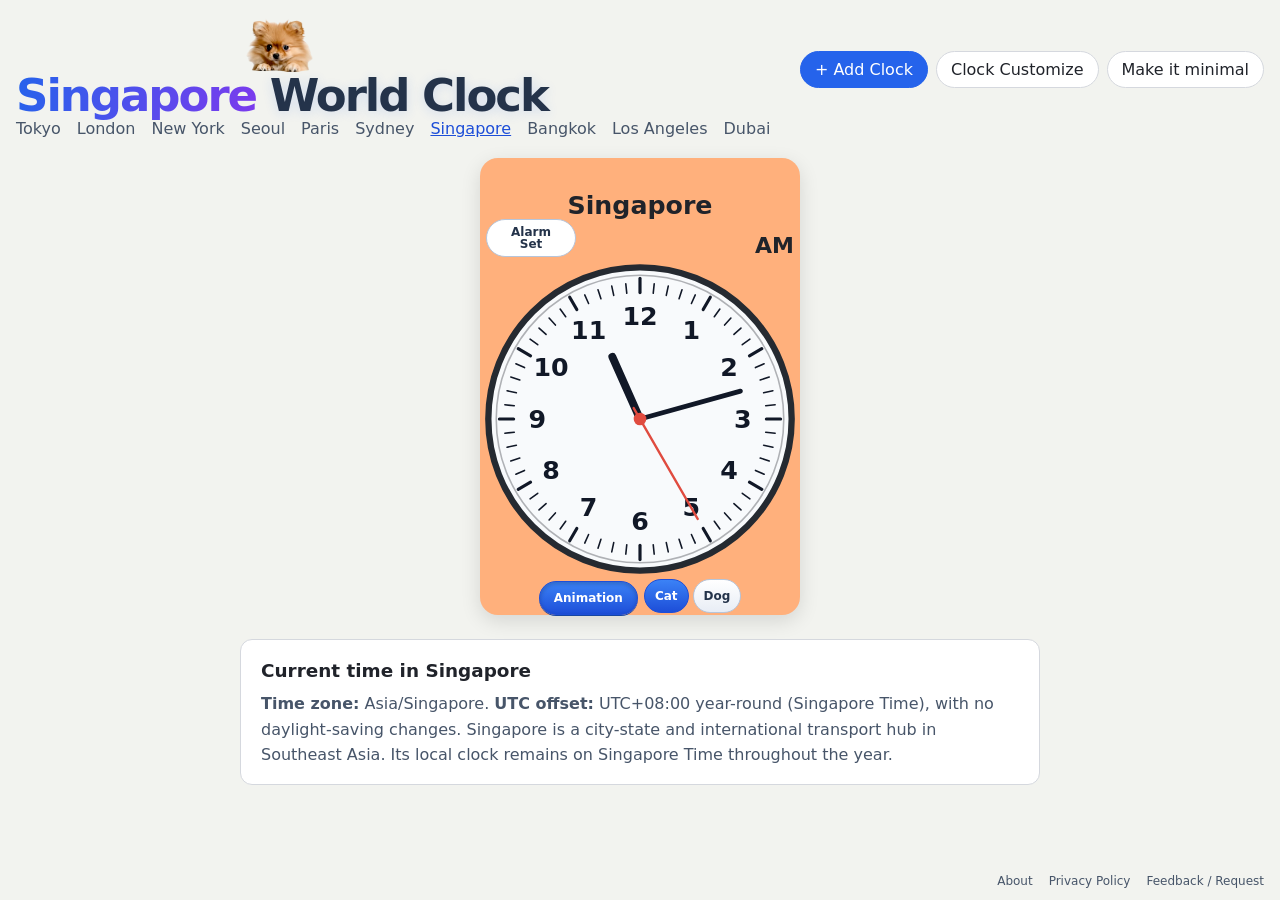
<file: singapore.html>
<!doctype html>
<html lang="en">
<head>
<meta charset="utf-8">
<meta name="viewport" content="width=device-width, initial-scale=1">
<!-- SEO Basic Tags -->
<title>Singapore World Clock | Cat and Dog World Clock</title>
<meta name="description" content="See the current local time in Singapore, Singapore with a customizable analog world clock, cat and dog styles, and personal alarms.">
<meta name="keywords" content="world clock, Singapore local time, Singapore time, analog city clock, cat and dog clock">
<meta name="author" content="Athiwat">
<link rel="canonical" href="https://athiwat1979.github.io/cat-and-dog-world-clock/singapore.html">
<link rel="icon" href="data:,">


<!-- Open Graph (สำหรับเวลาแชร์ลิงก์ลง Facebook, Line, X) -->
<meta property="og:type" content="website">
<meta property="og:title" content="Singapore World Clock | Cat and Dog World Clock">
<meta property="og:url" content="https://athiwat1979.github.io/cat-and-dog-world-clock/singapore.html">
<meta property="og:description" content="See the current local time in Singapore, Singapore with a customizable analog world clock, cat and dog styles, and personal alarms.">
<meta property="og:image" content="https://athiwat1979.github.io/cat-and-dog-world-clock/Picture/og-image.jpg">


<link rel="stylesheet" href="style.css">
</head>
<body data-default-city="singapore">
<header class="topbar">
  <div class="brand-header">
    <a class="brand-home" href="index.html" aria-label="Cat and Dog World Clock home">
    <div class="brand-lockup">
    <div class="brand-pet-stage" id="brandPetStage" aria-hidden="true">
      <div class="brand-pet-slot" id="brandPetSlot" data-pet-name="Pom">
        <img id="brandPetImage" src="Picture/pom-transparent.webp" alt="Pom dog">
        <video id="brandPetVideo" muted playsinline autoplay loop preload="none" hidden></video>
      </div>
    </div>
      <h1><span class="brand-pets">Singapore</span> <span class="brand-clock">World Clock</span></h1>
    </div>
    </a>
    <nav class="city-links brand-city-links" aria-label="World clocks by city">
      <a href="tokyo.html">Tokyo</a>
      <a href="london.html">London</a>
      <a href="new-york.html">New York</a>
      <a href="seoul.html">Seoul</a>
      <a href="paris.html">Paris</a>
      <a href="sydney.html">Sydney</a>
      <a href="singapore.html" aria-current="page">Singapore</a>
      <a href="bangkok.html">Bangkok</a>
      <a href="los-angeles.html">Los Angeles</a>
      <a href="dubai.html">Dubai</a>
    </nav>
  </div>
  <div class="actions">
    <div class="add-clock-wrap">
      <button class="button primary" id="addClock">+ Add Clock</button>
      <p class="empty-callout" id="emptyMessage" role="status" hidden>
        <span class="step-number" aria-hidden="true"><span class="step-digit">1</span></span>
        <span>No clocks yet. Click Add Clock to start.</span>
        <span class="empty-callout-hand" aria-hidden="true">👆</span>
      </p>
    </div>
    <button class="button" id="clockCustomize" type="button">Clock Customize</button>
    <button class="button" id="openMini">Make it minimal</button>
  </div>
</header>
<main>
  <section class="grid" id="clockGrid" aria-label="World clocks"></section>
<section class="city-summary" aria-labelledby="citySummaryTitle">
  <h2 id="citySummaryTitle">Current time in Singapore</h2>
  <p><strong>Time zone:</strong> Asia/Singapore. <strong>UTC offset:</strong> UTC+08:00 year-round (Singapore Time), with no daylight-saving changes. Singapore is a city-state and international transport hub in Southeast Asia. Its local clock remains on Singapore Time throughout the year.</p>
</section>
</main>
<footer class="page-footer">
  <span id="viewCount" class="view-count" title="Counts page loads in this browser only, including refreshes" hidden>View Count: 0</span>
  <div class="footer-slot" id="footerSlot" aria-label="Additional footer content"></div>
  <nav class="footer-links" aria-label="Footer">
    <a href="about.html">About</a>
    <a href="privacy.html">Privacy Policy</a>
    <a href="https://github.com/athiwat1979/cat-and-dog-world-clock/issues/new?title=Feedback%20or%20Feature%20Request" target="_blank" rel="noopener noreferrer">Feedback / Request</a>
  </nav>
</footer>
<dialog id="addDialog">
  <form method="dialog" id="addForm">
    <h2>Add a city clock</h2>
    <label for="citySearch">Search City</label>
    <div class="search-city-guide" id="searchCityGuide" hidden aria-hidden="true">
      <span class="step-number"><span class="step-digit">2</span></span>
      <span class="search-city-hand">👇</span>
    </div>
    <input id="citySearch" type="search" placeholder="Type a city name" autocomplete="off">
    <label for="citySelect">City</label>
    <select id="citySelect"></select>
    <p id="citySearchEmpty" class="dialog-error" role="status" hidden>No matching cities available.</p>
    <div class="dialog-actions">
      <button class="button" value="cancel">Cancel</button>
      <button class="button primary" id="confirmAdd" value="default"><span class="step-number" id="confirmAddStep" hidden aria-hidden="true"><span class="step-digit">3</span></span><span id="confirmAddHand" hidden aria-hidden="true">👇</span>Add Clock</button>
    </div>
  </form>
</dialog>
<dialog id="clockCustomizeDialog">
  <form id="clockCustomizeForm">
    <h2 id="clockCustomizeTitle">Clock Customize</h2>
    <div class="dialog-field" id="customCityField">
      <label for="customCityName">City name</label>
      <input id="customCityName" type="text" maxlength="60" autocomplete="off">
    </div>
    <fieldset class="dialog-field">
      <legend>GMT offset from Greenwich</legend>
      <div class="offset-fields">
        <label for="offsetSign">Sign
          <select id="offsetSign"><option value="1">+</option><option value="-1">−</option></select>
        </label>
        <label for="offsetHours">Hours
          <input id="offsetHours" type="number" min="0" max="14" step="1" value="0">
        </label>
        <label for="offsetMinutes">Minutes
          <input id="offsetMinutes" type="number" min="0" max="59" step="1" value="0">
        </label>
      </div>
    </fieldset>
    <p id="clockCustomizeError" class="dialog-error" role="alert" hidden></p>
    <div class="dialog-actions">
      <button class="button" id="cancelClockCustomize" type="button">Cancel</button>
      <button class="button primary" id="saveClockCustomize" type="button">Save</button>
    </div>
  </form>
</dialog>
<dialog id="dialStyleDialog" aria-labelledby="dialStyleTitle">
  <h2 id="dialStyleTitle">Choose a clock face</h2>
  <div class="dial-style-grid" id="dialStyleGrid"></div>
  <div class="dialog-actions">
    <button class="button" id="closeDialStyles" type="button">Close</button>
  </div>
</dialog>
<dialog id="alarmDialog" aria-labelledby="alarmDialogTitle">
  <h2 id="alarmDialogTitle">Alarm</h2>
  <p id="alarmDialogMessage"></p>
  <div class="dialog-actions"><button class="button primary" id="stopAlarm" type="button">Stop alarm</button></div>
</dialog>





<script src="app.js" defer></script>
</body>
</html>
</file>
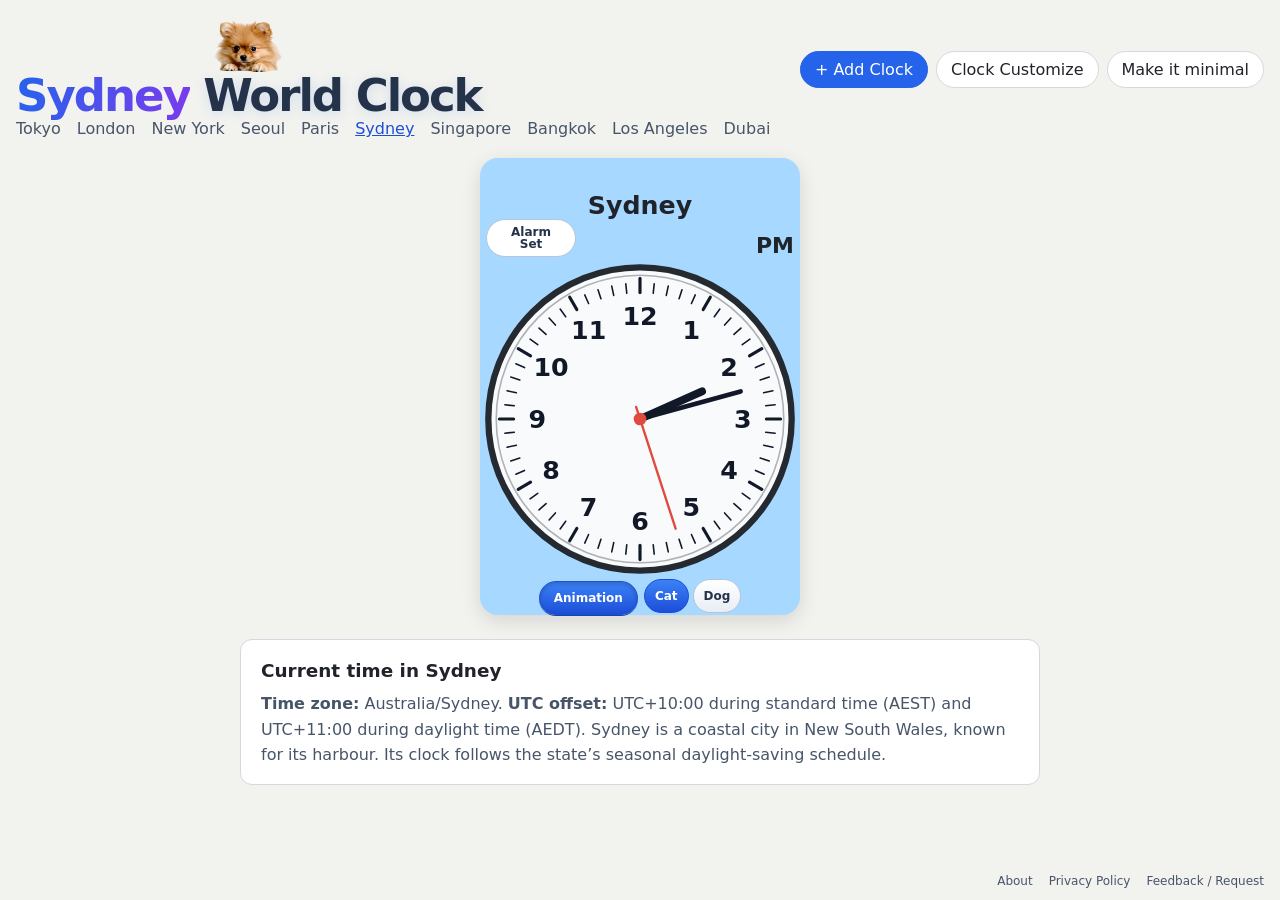
<file: sydney.html>
<!doctype html>
<html lang="en">
<head>
<meta charset="utf-8">
<meta name="viewport" content="width=device-width, initial-scale=1">
<!-- SEO Basic Tags -->
<title>Sydney World Clock | Cat and Dog World Clock</title>
<meta name="description" content="See the current local time in Sydney, Australia with a customizable analog world clock, cat and dog styles, and personal alarms.">
<meta name="keywords" content="world clock, Sydney local time, Australia time, analog city clock, cat and dog clock">
<meta name="author" content="Athiwat">
<link rel="canonical" href="https://athiwat1979.github.io/cat-and-dog-world-clock/sydney.html">
<link rel="icon" href="data:,">


<!-- Open Graph (สำหรับเวลาแชร์ลิงก์ลง Facebook, Line, X) -->
<meta property="og:type" content="website">
<meta property="og:title" content="Sydney World Clock | Cat and Dog World Clock">
<meta property="og:url" content="https://athiwat1979.github.io/cat-and-dog-world-clock/sydney.html">
<meta property="og:description" content="See the current local time in Sydney, Australia with a customizable analog world clock, cat and dog styles, and personal alarms.">
<meta property="og:image" content="https://athiwat1979.github.io/cat-and-dog-world-clock/Picture/og-image.jpg">


<link rel="stylesheet" href="style.css">
</head>
<body data-default-city="sydney">
<header class="topbar">
  <div class="brand-header">
    <a class="brand-home" href="index.html" aria-label="Cat and Dog World Clock home">
    <div class="brand-lockup">
    <div class="brand-pet-stage" id="brandPetStage" aria-hidden="true">
      <div class="brand-pet-slot" id="brandPetSlot" data-pet-name="Pom">
        <img id="brandPetImage" src="Picture/pom-transparent.webp" alt="Pom dog">
        <video id="brandPetVideo" muted playsinline autoplay loop preload="none" hidden></video>
      </div>
    </div>
      <h1><span class="brand-pets">Sydney</span> <span class="brand-clock">World Clock</span></h1>
    </div>
    </a>
    <nav class="city-links brand-city-links" aria-label="World clocks by city">
      <a href="tokyo.html">Tokyo</a>
      <a href="london.html">London</a>
      <a href="new-york.html">New York</a>
      <a href="seoul.html">Seoul</a>
      <a href="paris.html">Paris</a>
      <a href="sydney.html" aria-current="page">Sydney</a>
      <a href="singapore.html">Singapore</a>
      <a href="bangkok.html">Bangkok</a>
      <a href="los-angeles.html">Los Angeles</a>
      <a href="dubai.html">Dubai</a>
    </nav>
  </div>
  <div class="actions">
    <div class="add-clock-wrap">
      <button class="button primary" id="addClock">+ Add Clock</button>
      <p class="empty-callout" id="emptyMessage" role="status" hidden>
        <span class="step-number" aria-hidden="true"><span class="step-digit">1</span></span>
        <span>No clocks yet. Click Add Clock to start.</span>
        <span class="empty-callout-hand" aria-hidden="true">👆</span>
      </p>
    </div>
    <button class="button" id="clockCustomize" type="button">Clock Customize</button>
    <button class="button" id="openMini">Make it minimal</button>
  </div>
</header>
<main>
  <section class="grid" id="clockGrid" aria-label="World clocks"></section>
<section class="city-summary" aria-labelledby="citySummaryTitle">
  <h2 id="citySummaryTitle">Current time in Sydney</h2>
  <p><strong>Time zone:</strong> Australia/Sydney. <strong>UTC offset:</strong> UTC+10:00 during standard time (AEST) and UTC+11:00 during daylight time (AEDT). Sydney is a coastal city in New South Wales, known for its harbour. Its clock follows the state’s seasonal daylight-saving schedule.</p>
</section>
</main>
<footer class="page-footer">
  <span id="viewCount" class="view-count" title="Counts page loads in this browser only, including refreshes" hidden>View Count: 0</span>
  <div class="footer-slot" id="footerSlot" aria-label="Additional footer content"></div>
  <nav class="footer-links" aria-label="Footer">
    <a href="about.html">About</a>
    <a href="privacy.html">Privacy Policy</a>
    <a href="https://github.com/athiwat1979/cat-and-dog-world-clock/issues/new?title=Feedback%20or%20Feature%20Request" target="_blank" rel="noopener noreferrer">Feedback / Request</a>
  </nav>
</footer>
<dialog id="addDialog">
  <form method="dialog" id="addForm">
    <h2>Add a city clock</h2>
    <label for="citySearch">Search City</label>
    <div class="search-city-guide" id="searchCityGuide" hidden aria-hidden="true">
      <span class="step-number"><span class="step-digit">2</span></span>
      <span class="search-city-hand">👇</span>
    </div>
    <input id="citySearch" type="search" placeholder="Type a city name" autocomplete="off">
    <label for="citySelect">City</label>
    <select id="citySelect"></select>
    <p id="citySearchEmpty" class="dialog-error" role="status" hidden>No matching cities available.</p>
    <div class="dialog-actions">
      <button class="button" value="cancel">Cancel</button>
      <button class="button primary" id="confirmAdd" value="default"><span class="step-number" id="confirmAddStep" hidden aria-hidden="true"><span class="step-digit">3</span></span><span id="confirmAddHand" hidden aria-hidden="true">👇</span>Add Clock</button>
    </div>
  </form>
</dialog>
<dialog id="clockCustomizeDialog">
  <form id="clockCustomizeForm">
    <h2 id="clockCustomizeTitle">Clock Customize</h2>
    <div class="dialog-field" id="customCityField">
      <label for="customCityName">City name</label>
      <input id="customCityName" type="text" maxlength="60" autocomplete="off">
    </div>
    <fieldset class="dialog-field">
      <legend>GMT offset from Greenwich</legend>
      <div class="offset-fields">
        <label for="offsetSign">Sign
          <select id="offsetSign"><option value="1">+</option><option value="-1">−</option></select>
        </label>
        <label for="offsetHours">Hours
          <input id="offsetHours" type="number" min="0" max="14" step="1" value="0">
        </label>
        <label for="offsetMinutes">Minutes
          <input id="offsetMinutes" type="number" min="0" max="59" step="1" value="0">
        </label>
      </div>
    </fieldset>
    <p id="clockCustomizeError" class="dialog-error" role="alert" hidden></p>
    <div class="dialog-actions">
      <button class="button" id="cancelClockCustomize" type="button">Cancel</button>
      <button class="button primary" id="saveClockCustomize" type="button">Save</button>
    </div>
  </form>
</dialog>
<dialog id="dialStyleDialog" aria-labelledby="dialStyleTitle">
  <h2 id="dialStyleTitle">Choose a clock face</h2>
  <div class="dial-style-grid" id="dialStyleGrid"></div>
  <div class="dialog-actions">
    <button class="button" id="closeDialStyles" type="button">Close</button>
  </div>
</dialog>
<dialog id="alarmDialog" aria-labelledby="alarmDialogTitle">
  <h2 id="alarmDialogTitle">Alarm</h2>
  <p id="alarmDialogMessage"></p>
  <div class="dialog-actions"><button class="button primary" id="stopAlarm" type="button">Stop alarm</button></div>
</dialog>





<script src="app.js" defer></script>
</body>
</html>
</file>
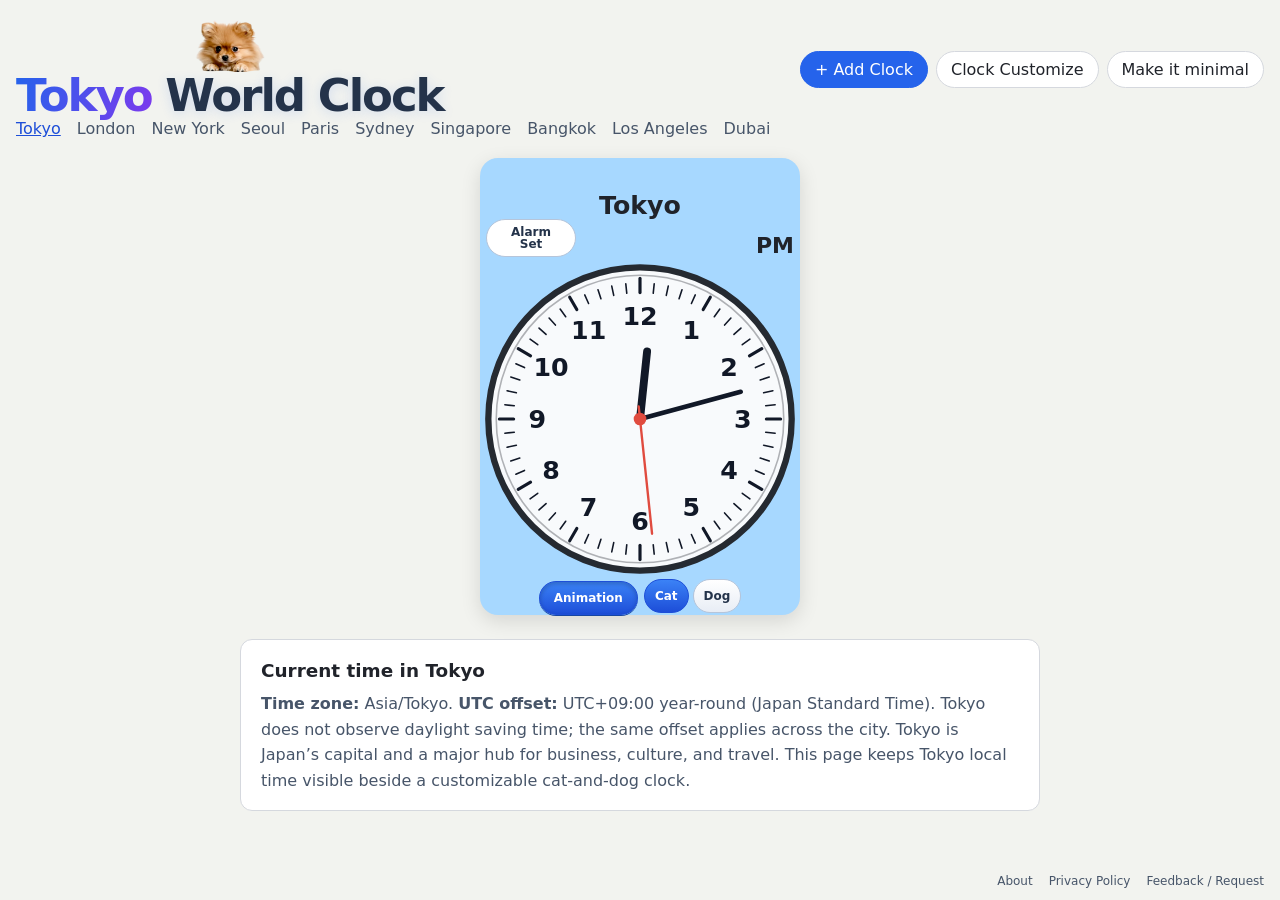
<file: tokyo.html>
<!doctype html>
<html lang="en">
<head>
<meta charset="utf-8">
<meta name="viewport" content="width=device-width, initial-scale=1">
<!-- SEO Basic Tags -->
<title>Tokyo World Clock | Cat and Dog World Clock</title>
<meta name="description" content="See the current local time in Tokyo, Japan with a customizable analog world clock, cat and dog styles, and personal alarms.">
<meta name="keywords" content="world clock, Tokyo local time, Japan time, analog city clock, cat and dog clock">
<meta name="author" content="Athiwat">
<link rel="canonical" href="https://athiwat1979.github.io/cat-and-dog-world-clock/tokyo.html">
<link rel="icon" href="data:,">


<!-- Open Graph (สำหรับเวลาแชร์ลิงก์ลง Facebook, Line, X) -->
<meta property="og:type" content="website">
<meta property="og:title" content="Tokyo World Clock | Cat and Dog World Clock">
<meta property="og:url" content="https://athiwat1979.github.io/cat-and-dog-world-clock/tokyo.html">
<meta property="og:description" content="See the current local time in Tokyo, Japan with a customizable analog world clock, cat and dog styles, and personal alarms.">
<meta property="og:image" content="https://athiwat1979.github.io/cat-and-dog-world-clock/Picture/og-image.jpg">


<link rel="stylesheet" href="style.css">
</head>
<body data-default-city="tokyo">
<header class="topbar">
  <div class="brand-header">
    <a class="brand-home" href="index.html" aria-label="Cat and Dog World Clock home">
    <div class="brand-lockup">
    <div class="brand-pet-stage" id="brandPetStage" aria-hidden="true">
      <div class="brand-pet-slot" id="brandPetSlot" data-pet-name="Pom">
        <img id="brandPetImage" src="Picture/pom-transparent.webp" alt="Pom dog">
        <video id="brandPetVideo" muted playsinline autoplay loop preload="none" hidden></video>
      </div>
    </div>
      <h1><span class="brand-pets">Tokyo</span> <span class="brand-clock">World Clock</span></h1>
    </div>
    </a>
    <nav class="city-links brand-city-links" aria-label="World clocks by city">
      <a href="tokyo.html" aria-current="page">Tokyo</a>
      <a href="london.html">London</a>
      <a href="new-york.html">New York</a>
      <a href="seoul.html">Seoul</a>
      <a href="paris.html">Paris</a>
      <a href="sydney.html">Sydney</a>
      <a href="singapore.html">Singapore</a>
      <a href="bangkok.html">Bangkok</a>
      <a href="los-angeles.html">Los Angeles</a>
      <a href="dubai.html">Dubai</a>
    </nav>
  </div>
  <div class="actions">
    <div class="add-clock-wrap">
      <button class="button primary" id="addClock">+ Add Clock</button>
      <p class="empty-callout" id="emptyMessage" role="status" hidden>
        <span class="step-number" aria-hidden="true"><span class="step-digit">1</span></span>
        <span>No clocks yet. Click Add Clock to start.</span>
        <span class="empty-callout-hand" aria-hidden="true">👆</span>
      </p>
    </div>
    <button class="button" id="clockCustomize" type="button">Clock Customize</button>
    <button class="button" id="openMini">Make it minimal</button>
  </div>
</header>
<main>
  <section class="grid" id="clockGrid" aria-label="World clocks"></section>
<section class="city-summary" aria-labelledby="citySummaryTitle">
  <h2 id="citySummaryTitle">Current time in Tokyo</h2>
  <p><strong>Time zone:</strong> Asia/Tokyo. <strong>UTC offset:</strong> UTC+09:00 year-round (Japan Standard Time). Tokyo does not observe daylight saving time; the same offset applies across the city. Tokyo is Japan’s capital and a major hub for business, culture, and travel. This page keeps Tokyo local time visible beside a customizable cat-and-dog clock.</p>
</section>
</main>
<footer class="page-footer">
  <span id="viewCount" class="view-count" title="Counts page loads in this browser only, including refreshes" hidden>View Count: 0</span>
  <div class="footer-slot" id="footerSlot" aria-label="Additional footer content"></div>
  <nav class="footer-links" aria-label="Footer">
    <a href="about.html">About</a>
    <a href="privacy.html">Privacy Policy</a>
    <a href="https://github.com/athiwat1979/cat-and-dog-world-clock/issues/new?title=Feedback%20or%20Feature%20Request" target="_blank" rel="noopener noreferrer">Feedback / Request</a>
  </nav>
</footer>
<dialog id="addDialog">
  <form method="dialog" id="addForm">
    <h2>Add a city clock</h2>
    <label for="citySearch">Search City</label>
    <div class="search-city-guide" id="searchCityGuide" hidden aria-hidden="true">
      <span class="step-number"><span class="step-digit">2</span></span>
      <span class="search-city-hand">👇</span>
    </div>
    <input id="citySearch" type="search" placeholder="Type a city name" autocomplete="off">
    <label for="citySelect">City</label>
    <select id="citySelect"></select>
    <p id="citySearchEmpty" class="dialog-error" role="status" hidden>No matching cities available.</p>
    <div class="dialog-actions">
      <button class="button" value="cancel">Cancel</button>
      <button class="button primary" id="confirmAdd" value="default"><span class="step-number" id="confirmAddStep" hidden aria-hidden="true"><span class="step-digit">3</span></span><span id="confirmAddHand" hidden aria-hidden="true">👇</span>Add Clock</button>
    </div>
  </form>
</dialog>
<dialog id="clockCustomizeDialog">
  <form id="clockCustomizeForm">
    <h2 id="clockCustomizeTitle">Clock Customize</h2>
    <div class="dialog-field" id="customCityField">
      <label for="customCityName">City name</label>
      <input id="customCityName" type="text" maxlength="60" autocomplete="off">
    </div>
    <fieldset class="dialog-field">
      <legend>GMT offset from Greenwich</legend>
      <div class="offset-fields">
        <label for="offsetSign">Sign
          <select id="offsetSign"><option value="1">+</option><option value="-1">−</option></select>
        </label>
        <label for="offsetHours">Hours
          <input id="offsetHours" type="number" min="0" max="14" step="1" value="0">
        </label>
        <label for="offsetMinutes">Minutes
          <input id="offsetMinutes" type="number" min="0" max="59" step="1" value="0">
        </label>
      </div>
    </fieldset>
    <p id="clockCustomizeError" class="dialog-error" role="alert" hidden></p>
    <div class="dialog-actions">
      <button class="button" id="cancelClockCustomize" type="button">Cancel</button>
      <button class="button primary" id="saveClockCustomize" type="button">Save</button>
    </div>
  </form>
</dialog>
<dialog id="dialStyleDialog" aria-labelledby="dialStyleTitle">
  <h2 id="dialStyleTitle">Choose a clock face</h2>
  <div class="dial-style-grid" id="dialStyleGrid"></div>
  <div class="dialog-actions">
    <button class="button" id="closeDialStyles" type="button">Close</button>
  </div>
</dialog>
<dialog id="alarmDialog" aria-labelledby="alarmDialogTitle">
  <h2 id="alarmDialogTitle">Alarm</h2>
  <p id="alarmDialogMessage"></p>
  <div class="dialog-actions"><button class="button primary" id="stopAlarm" type="button">Stop alarm</button></div>
</dialog>





<script src="app.js" defer></script>
</body>
</html>
</file>
<file: style.css>
/* Base and page layout */
  :root { color-scheme: light; font-family: Inter, "Avenir Next", Avenir, system-ui, sans-serif; color: #20232a; background: #f2f3ef; }
  * { box-sizing: border-box; }
  body { display: flex; flex-direction: column; margin: 0; min-height: 100vh; }
  main { flex: 1; }
  button, select { font: inherit; }
  button { cursor: pointer; }
  /* Header, pets, and action controls */
  .topbar {
    display: flex; align-items: center; justify-content: space-between;
    gap: 12px; padding: 0 16px 12px;
  }
  .brand-lockup h1 {
    position: relative; z-index: 1; width: 100%; background: #f2f3ef;
    font-size: clamp(33px, 4.5vw, 45px);
  }
  @keyframes dogPeek {
    0%, 8% {
      opacity: 0;
      clip-path: inset(66% 0 0);
    }
    14% {
      opacity: 1;
      clip-path: inset(35% 0 0);
    }
    20%, 80% {
      opacity: 1;
      clip-path: inset(0);
    }
    100% {
      opacity: 0;
      clip-path: inset(0);
    }
  }
  h1 { margin: 0; font-family: "Avenir Next", Avenir, Inter, system-ui, sans-serif; font-size: clamp(22px, 3vw, 30px); font-weight: 900; letter-spacing: -.045em; line-height: 1.05; }
  .brand-pets { background: linear-gradient(105deg, #2563eb, #7c3aed); background-clip: text; -webkit-background-clip: text; -webkit-text-fill-color: transparent; }
  .brand-clock { color: #24334a; text-shadow: 0 2px 12px #2563eb26; }
  .brand-lockup { display: flex; width: min(540px, 100%); min-width: 0; flex-direction: column; align-items: flex-start; }
  .brand-header {
    display: flex; flex: 1 1 auto; width: min(540px, 100%); min-width: 0;
    flex-direction: column; align-items: flex-start;
  }
  .brand-city-links { flex: 0 1 auto; width: 100%; justify-content: flex-start; }
  .brand-pet-stage {
    position: relative; z-index: 0; width: min(540px, 100%); height: 126px;
    margin-bottom: -54px; overflow: hidden;
  }
  .brand-pet-slot {
    position: absolute; top: 0; left: 50%; width: min(165px, 63%); height: 117px;
    transform: translateX(-50%); transform-origin: center bottom;
  }
  .brand-pet-slot img, .brand-pet-slot video {
    display: block; width: 100%; height: 100%; object-fit: contain;
  }
  .brand-pet-slot [hidden] { display: none; }
  .brand-pet-slot .is-blended { mix-blend-mode: multiply; }
  .brand-pet-slot.is-appearing { animation: brandPetPop .55s cubic-bezier(.2, .8, .2, 1) both; }
  @keyframes brandPetPop {
    0% { opacity: 0; transform: translateX(-50%) scale(.82); }
    65% { opacity: 1; transform: translateX(-50%) scale(1.06); }
    100% { opacity: 1; transform: translateX(-50%) scale(1); }
  }
  .actions { display: flex; flex-wrap: wrap; align-items: center; gap: 8px; }
  .add-clock-wrap { position: relative; }
  .empty-callout {
    position: absolute; z-index: 12; top: calc(100% + 44px); left: 0;
    display: flex; align-items: center; gap: 12px;
    width: min(430px, calc(100vw - 32px)); padding: 16px 18px;
    border: 1px solid #2563eb; border-radius: 14px; background: #fff;
    color: #24334a; font-size: clamp(16px, 1.6vw, 20px); font-weight: 700; line-height: 1.3;
    text-align: left; box-shadow: 0 6px 18px #1d4ed826;
  }
  @keyframes guideBlink { 0%, 100% { opacity: 1; } 50% { opacity: .3; } }
  @keyframes guideTap { 0%, 100% { opacity: 1; transform: translateY(0); } 50% { opacity: .55; transform: translateY(5px); } }
  @keyframes guidePointUp { 0%, 100% { transform: translateY(0); } 50% { transform: translateY(-5px); } }
  .step-number {
    display: inline-flex; flex: 0 0 auto; align-items: center; justify-content: center;
    width: 42px; height: 42px; border-radius: 50%; background: #2563eb; color: #fff;
    font-size: 24px; font-weight: 800; line-height: 1;
  }
  .empty-callout .step-number { width: 50px; height: 50px; font-size: 30px; }
  .empty-callout .step-digit { animation: guideBlink 1s ease-in-out infinite; }
  .empty-callout-hand {
    position: absolute; top: -64px; left: 38px; font-size: 58px; line-height: 1;
    animation: guidePointUp 1s ease-in-out infinite;
  }
  .empty-callout::before, .empty-callout::after {
    position: absolute; left: 20px; width: 0; height: 0; content: "";
    border-left: 9px solid transparent; border-right: 9px solid transparent;
  }
  .empty-callout::before { top: -10px; border-bottom: 10px solid #2563eb; }
  .empty-callout::after { top: -8px; left: 21px; border-left-width: 8px; border-right-width: 8px; border-bottom: 9px solid #fff; }
  .empty-callout[hidden] { display: none; }
  .search-city-guide {
    display: flex; align-items: center; justify-content: center; gap: 8px;
    min-height: 52px; margin: -2px 0 4px; color: #2563eb;
  }
  .search-city-guide[hidden], .step-number[hidden] { display: none; }
  .search-city-hand { font-size: 58px; line-height: 1; animation: guideTap 1s ease-in-out infinite; }
  #confirmAdd { position: relative; }
  #confirmAdd .step-number[hidden] { display: none; }
  #confirmAddHand[hidden] { display: none; }
  #confirmAdd .step-number {
    position: absolute; top: -15px; left: -12px; z-index: 1;
    width: 30px; height: 30px; border: 2px solid #fff; font-size: 18px;
  }
  #confirmAddHand {
    position: absolute; top: -54px; left: 50%; z-index: 1;
    margin-left: -29px; font-size: 58px; line-height: 1;
    animation: guideTap 1s ease-in-out infinite;
  }
  /* Footer and shared buttons */
  .page-footer {
    display: flex; order: 1; flex-wrap: wrap; align-items: center; justify-content: space-between;
    gap: 12px; padding: 12px 16px; color: #666b73; font-size: 12px;
  }
  .footer-links { display: flex; align-items: center; gap: 16px; margin-left: auto; }
  .footer-links a { color: #475569; text-decoration: none; }
  .footer-links a:hover { color: #1d4ed8; text-decoration: underline; }
  .city-links {
    display: flex; flex: 1 1 100%; flex-wrap: wrap; justify-content: center;
    gap: 8px 16px;
  }
  .city-links.brand-city-links { justify-content: flex-start; }
  .city-links a { color: #475569; text-decoration: none; }
  .city-links a:hover, .city-links a[aria-current="page"] { color: #1d4ed8; text-decoration: underline; }
  .manual-section {
    width: min(800px, calc(100% - 32px)); margin: 24px auto 40px; padding: 20px;
    border-radius: 12px; background: rgba(255, 255, 255, .85);
    color: #333; font-family: sans-serif; line-height: 1.6;
  }
  .manual-header {
    display: flex; align-items: center; justify-content: space-between;
    flex-wrap: wrap; gap: 12px; margin-bottom: 12px;
  }
  .manual-header h2 { margin: 0; font-size: 1.4rem; }
  .manual-language { display: flex; align-items: center; gap: 8px; white-space: nowrap; font-size: 14px; font-weight: 700; }
  .manual-language select {
    width: auto; min-width: 155px; padding: 7px 10px;
    border: 1px solid #c9cdd4; border-radius: 999px; background: #fff;
  }
  .manual-steps {
    display: flex; flex-wrap: wrap; align-items: center; justify-content: center;
    gap: 6px 10px; margin: 0; padding: 12px 14px;
    border: 1px solid #d5d8de; border-radius: 12px; background: #fff;
    font-weight: 700; text-align: center;
  }
  .manual-steps strong { color: #1d4ed8; }
  .manual-step-arrow { color: #64748b; }
  .manual-details { margin-top: 12px; border-top: 1px solid #d5d8de; }
  .manual-details summary { padding: 12px 0 4px; color: #1d4ed8; font-weight: 700; cursor: pointer; }
  .manual-faq-content { padding-top: 8px; }
  .manual-faq-content > p { margin-top: 0; }
  .manual-list { padding-left: 20px; }
  .city-summary {
    width: min(800px, calc(100% - 32px)); margin: 0 auto 24px; padding: 16px 20px;
    border: 1px solid #d5d8de; border-radius: 12px; background: #fff;
    color: #475569; line-height: 1.6;
  }
  .city-summary h2 { margin: 0 0 6px; color: #20232a; font-size: 1.15rem; }
  .city-summary p { margin: 0; }
  .button {
    border: 1px solid #d5d8de; border-radius: 999px; padding: 8px 14px;
    background: #fff; color: #20232a;
  }
  .button:hover { background: #f8f9fb; }
  .button.primary { border-color: #2563eb; background: #2563eb; color: #fff; }
  /* World clock cards and controls */
  .grid {
    display: flex; flex-wrap: wrap; justify-content: center; align-items: flex-start;
    gap: 16px; padding: 8px 12px 24px;
  }
  .clock-card {
    position: relative; min-width: 0;
    display: flex; flex: 0 0 clamp(180px, 26vw, 320px);
    flex-direction: column; align-items: center; gap: 0;
    padding: 2px; border-radius: 18px; background: #fff;
    transition: background-color 1s linear;
    box-shadow: 0 6px 20px rgba(0, 0, 0, .12);
  }
  .clock-card.alarm-open { z-index: 6; }
  .clock-card.period-dark .city { color: #fff; }
  .alarm-side {
    position: absolute; z-index: 5; bottom: 4px; left: 4px;
    display: flex; justify-content: center; min-width: 0;
  }
  .alarm-toggle {
    width: auto; min-height: 24px; border: 1px solid #b6c5da; border-radius: 999px;
    padding: 3px 7px; color: #24334a; font-size: clamp(12px, 7cqw, 22px);
    font-weight: 700; line-height: 1; background: #fff;
  }
  body:not(.mini) .alarm-toggle {
    width: 90px; min-height: 34px; padding: 6px 14px; font-size: 12px;
  }
  .alarm-toggle[aria-expanded="true"], .alarm-toggle.is-on { border-color: #db2777; background: #fce7f3; color: #be185d; }
  .alarm-settings {
    position: absolute; z-index: 8; top: calc(100% + 6px); left: 0;
    display: flex; flex-direction: column; gap: 7px; width: min(220px, calc(100vw - 12px)); max-height: 240px; padding: 10px;
    border: 1px solid #d5d8de; border-radius: 14px; background: #fff;
    box-shadow: 0 8px 24px #0003;
  }
  .alarm-settings[hidden] { display: none; }
  .alarm-list { display: flex; flex-direction: column; gap: 5px; max-height: 150px; overflow-y: auto; }
  .alarm-row { display: grid; grid-template-columns: minmax(0, 1fr) auto auto; align-items: center; gap: 4px; }
  .alarm-time { width: 100%; min-width: 0; padding: 5px; border: 1px solid #d5d8de; border-radius: 6px; font-size: 12px; }
  .alarm-row button, .alarm-add {
    border: 1px solid #b6c5da; border-radius: 999px; padding: 5px 7px;
    color: #24334a; font-size: 10px; font-weight: 700; background: #fff; white-space: nowrap;
  }
  .alarm-row-toggle[aria-pressed="true"] { border-color: #15803d; background: #16a34a; color: #fff; }
  .alarm-remove { color: #b42318 !important; }
  .alarm-add { align-self: flex-start; border-color: #2563eb; color: #1d4ed8; }
  .alarm-status { min-height: 12px; color: #666b73; font-size: 9px; text-align: center; }
  .clock-content { container-type: inline-size; display: flex; flex-direction: column; align-items: center; width: 100%; min-width: 0; padding-top: 18px; }
  .city-row {
    position: relative; display: flex; align-items: center; justify-content: center;
    width: 100%; min-width: 0; padding: 2px 0 30px;
  }
  .city {
    display: flex; flex: 1 1 0; align-items: center; justify-content: center; gap: .25em;
    min-width: 0; min-height: 2em; margin: 0; padding: 0;
    font-size: clamp(2px, 8cqw, 40px); font-weight: 700;
    line-height: 1; text-align: center; color: #20232a;
    transition: color 1s linear;
  }
  .city-name { min-width: 0; white-space: nowrap; }
  .day-period {
    position: absolute; right: 4px; bottom: 4px;
    display: block; width: auto; height: auto; padding: 0;
    border: 0; border-radius: 0; color: #20232a;
    font-size: clamp(12px, 7cqw, 22px); font-weight: 700; line-height: 1; white-space: nowrap;
    background: transparent; transition: color 1s linear;
  }
  .clock-card.period-dark .day-period { color: #fff; }
  .clock-card:not(.period-dark) .day-period { color: #20232a; }
  .face { position: relative; width: 100%; aspect-ratio: 1; }
  .face[role="button"] { cursor: pointer; }
  .face[role="button"]:focus-visible { outline: 3px solid #2563eb; outline-offset: 3px; border-radius: 50%; }
  .dial-bg, .dial-details {
    position: absolute; inset: 0; display: block; width: 100%; height: 100%;
    overflow: visible;
  }
  .dial-bg { z-index: 0; }
  .peek-window {
    position: absolute; z-index: 1; inset: 0;
    overflow: hidden; clip-path: circle(48% at 50% 50%);
    pointer-events: none;
  }
  .peek-window--wide { clip-path: circle(100% at 50% 50%); }
  .peek-window--ragdoll { clip-path: circle(100% at 50% 50%); }
  .visual-filters { position: absolute; width: 0; height: 0; overflow: hidden; }
  .peek-cat {
    position: absolute; left: var(--x); top: var(--y);
    display: block; width: 48.75%; aspect-ratio: 1;
    object-fit: cover; object-position: 50% 0%;
    clip-path: circle(49% at 50% 50%);
    mix-blend-mode: multiply;
    opacity: 0;
    transform: translate(-50%, -50%) rotate(var(--angle));
  }
  .peek-cat.pet-dog { object-fit: cover; object-position: 50% 50%; }
  .peek-cat.pet-dog-small { object-fit: contain; object-position: 50% 0%; }
  .peek-cat.pet-golden {
    transform: translate(-50%, -50%) rotate(var(--angle)) scale(1.30);
  }
  .peek-cat.pet-transparent { mix-blend-mode: normal; clip-path: none; }
  .peek-cat.pet-portrait {
    aspect-ratio: 9 / 16;
    height: auto;
    object-fit: contain;
    object-position: 50% 100%;
  }
  .peek-cat.pet-ear-safe { width: 44%; }
  .peek-cat.pet-ragdoll { width: 32%; }
  .peek-cat.pet-ear-safe.peek-cat--top { --y: 30%; }
  .peek-cat.pet-ear-safe.peek-cat--bottom { --y: 70%; }
  .peek-cat.pet-portrait.peek-cat--top { --y: 29%; }
  .peek-cat.pet-portrait.peek-cat--upper-right { --y: 42%; }
  .peek-cat.pet-portrait.peek-cat--upper-left { --y: 42%; }
  .peek-cat--top { --x: 50%; --y: 20%; --angle: 0deg; }
  .peek-cat--upper-right { --x: 75%; --y: 35%; --angle: 0deg; }
  .peek-cat--lower-right { --x: 75%; --y: 65%; --angle: 0deg; }
  .peek-cat--bottom { --x: 50%; --y: 80%; --angle: 0deg; }
  .peek-cat--lower-left { --x: 25%; --y: 65%; --angle: 0deg; }
  .peek-cat--upper-left { --x: 25%; --y: 35%; --angle: 0deg; }
  .peek-cat.is-peeking { animation: catPeek 8s ease-in-out forwards; }
  .peek-cat.pet-reveal-bottom-up.is-peeking { animation-name: dogPeek; }
  .dial-details { z-index: 2; pointer-events: none; }
  .animation-button {
    margin-top: 2px; border: 1px solid #b6c5da; border-radius: 999px;
    padding: 6px 14px; min-height: 34px; color: #24334a; font-size: 12px; font-weight: 700;
    background: linear-gradient(#fff, #e8edf5);
    box-shadow: 0 3px 0 #9aaac0, 0 5px 8px rgba(24, 39, 61, .18);
  }
  .animation-button[aria-pressed="true"] {
    transform: translateY(2px); color: #fff; border-color: #1d4ed8;
    background: linear-gradient(#3b82f6, #1d4ed8);
    box-shadow: inset 0 2px 4px rgba(0, 0, 0, .2), 0 1px 0 #1746a2;
  }
  .pet-controls { display: flex; flex-wrap: wrap; align-items: flex-start; justify-content: center; gap: 6px; margin-top: 2px; }
  .pet-controls .animation-button { margin-top: 0; }
  .pet-type-switch { display: flex; flex-wrap: wrap; align-items: flex-start; gap: 4px; }
  .pet-type-option { display: flex; flex-direction: column; align-items: center; gap: 3px; }
  .pet-type-button {
    min-height: 34px; padding: 6px 10px; border: 1px solid #b6c5da; border-radius: 999px;
    color: #24334a; font-size: 12px; font-weight: 700;
    background: linear-gradient(#fff, #e8edf5);
  }
  .pet-type-button[aria-pressed="true"] {
    border-color: #1d4ed8; background: linear-gradient(#3b82f6, #1d4ed8); color: #fff;
  }
  .pet-choices {
    display: flex; flex-direction: column; flex-wrap: nowrap; align-items: stretch;
    gap: 3px; width: max-content; max-width: 100%;
  }
  .pet-choices[hidden] { display: none; }
  .pet-choice {
    min-height: 30px; padding: 4px 8px; border: 1px solid #b6c5da; border-radius: 999px;
    color: #24334a; font-size: 11px; background: #fff;
  }
  .pet-choice[aria-pressed="true"] { border-color: #1d4ed8; background: #e8f0ff; color: #1d4ed8; }
  .card-tools {
    position: absolute; z-index: 3; top: 4px; right: 4px;
    display: flex; gap: 4px; opacity: 0; transition: opacity .15s;
  }
  .clock-card:hover .card-tools, .clock-card:focus-within .card-tools { opacity: 1; }
  .card-tools button {
    border: 0; border-radius: 999px; padding: 4px 8px; background: #fff;
    color: #343840; font-size: 11px; box-shadow: 0 1px 4px #0003;
  }
  .card-tools .delete { color: #b42318; }
  .card-tools .edit-clock {
    display: grid; width: 26px; height: 26px; place-items: center;
    padding: 4px; border: 1px solid #d5d8de; border-radius: 50%;
    background: #fff; color: #343840; box-shadow: 0 1px 4px #0003;
  }
  .card-tools .edit-clock:hover { color: #1d4ed8; }
  .edit-clock svg { display: block; width: 17px; height: 17px; }
  /* Minimal mode */
  body.mini { overflow-x: hidden; overflow-y: auto; }
  body.mini .topbar { display: none; }
  body.mini .page-footer { display: none; }
  body.mini > section { display: none; }
  body.mini .city-summary { display: none; }
  body.mini .grid { min-height: 100vh; gap: 2px; padding: 2px; align-content: center; }
  body.mini .clock-card {
    display: block;
    width: var(--mini-width, 200px); flex-basis: var(--mini-width, 200px);
    min-width: 0; padding: 1px; border-radius: 10px;
  }
  body.mini .card-tools {
    display: flex; opacity: 0; pointer-events: none;
    transform: scale(.5); transform-origin: top right;
  }
  body.mini .clock-card:hover .card-tools,
  body.mini .clock-card:focus-within .card-tools { opacity: 1; pointer-events: auto; }
  body.mini .card-tools .delete {
    transform-origin: top right;
    transition: transform .15s ease;
  }
  body.mini .card-tools .delete:hover,
  body.mini .card-tools .delete:focus-visible {
    z-index: 1;
    transform: scale(2);
  }
  body.mini .card-tools .edit-clock { display: none; }
  body.mini .alarm-side {
    position: absolute; top: auto; bottom: 2px; left: 3px; display: flex;
  }
  body.mini .alarm-toggle {
    display: grid; width: clamp(28px, 8cqw, 34px); height: 18px;
    min-height: 18px; place-items: center; padding: 0; border-radius: 999px;
    font-size: 0; line-height: 1;
  }
  body.mini .alarm-toggle::after {
    content: "AL"; font-size: 8px; font-weight: 700;
  }
  body.mini .day-period {
    right: 3px; bottom: 2px; display: grid;
    width: clamp(28px, 8cqw, 34px); height: 18px; place-items: center;
    padding: 0; border: 1px solid currentColor; border-radius: 999px;
    font-size: 8px; line-height: 1; background: transparent;
    transition: color 1s linear, border-color 1s linear, transform .15s ease;
  }
  body.mini .day-period:hover,
  body.mini .day-period:focus-visible {
    z-index: 7;
    transform: scale(1.5);
    transform-origin: bottom right;
  }
  body.mini .alarm-settings {
    top: calc(100% + 6px);
  }
  body.mini .clock-content { position: relative; width: 100%; padding-top: 0; }
  body.mini .face { pointer-events: none; }
  body.mini .city-row { padding: 0 0 clamp(24px, 6cqw, 30px); }
  body.mini .city { min-height: 0; padding: 0; font-size: clamp(4px, 16cqw, 80px); }
  body.mini .pet-controls, body.mini .pet-type-switch { gap: 2px; }
  body.mini .pet-type-switch { flex-direction: row; align-items: flex-start; }
  body.mini .pet-type-switch { display: none; }
  body.mini .pet-controls {
    position: static; justify-content: center; margin-top: 2px; transform: none;
  }
  body.mini .animation-button, body.mini .pet-type-button, body.mini .pet-choice { margin-top: 0; padding: 1px 3px; min-height: 0; font-size: clamp(2px, 4cqw, 10px); }
  body.mini .pet-choices { gap: 1px; max-width: 150px; }
  body.mini.locked .clock-card { flex-shrink: 0; }
  /* Dialogs and clock face themes */
  dialog {
    width: min(420px, calc(100vw - 28px)); padding: 20px; border: 0;
    border-radius: 18px; box-shadow: 0 12px 40px #0004;
  }
  #dialStyleDialog { width: min(920px, calc(100vw - 28px)); max-height: min(88vh, 760px); overflow: auto; }
  .dial-style-grid { display: grid; grid-template-columns: repeat(auto-fit, minmax(105px, 1fr)); gap: 10px; }
  .dial-style-option {
    display: flex; min-width: 0; min-height: 112px; flex-direction: column; align-items: center; justify-content: center;
    gap: 6px; padding: 8px; border: 1px solid #d5d8de; border-radius: 12px; background: #fff; color: #20232a;
    font: inherit; font-size: 12px; font-weight: 600; text-align: center; cursor: pointer;
  }
  .dial-style-option:hover, .dial-style-option[aria-pressed="true"] { border-color: #2563eb; box-shadow: 0 0 0 2px #2563eb33; }
  .dial-style-preview { display: block; width: 62px; height: 62px; flex: none; }
  .dial-number { fill: var(--dial-ink); }
  .dial-tick { stroke: var(--dial-tick); }
  .dial-hand { stroke: var(--dial-hand); }
  .dial-second { stroke: var(--dial-accent); }
  body.mini #dialStyleDialog { display: none !important; }
  dialog::backdrop { background: #0007; }
  dialog h2 { margin: 0 0 14px; font-size: 18px; }
  dialog label { display: block; margin-bottom: 6px; font-size: 14px; font-weight: 600; }
  dialog fieldset { margin: 0; padding: 12px; border: 1px solid #d5d8de; border-radius: 12px; }
  dialog legend { padding: 0 4px; font-size: 14px; font-weight: 600; }
  dialog select, dialog input { width: 100%; padding: 10px; border: 1px solid #c9cdd4; border-radius: 10px; }
  .dialog-field { margin-bottom: 12px; }
  .offset-fields { display: grid; grid-template-columns: .8fr 1fr 1fr; gap: 8px; }
  .offset-fields label { min-width: 0; }
  .dialog-error { margin: 8px 0 0; color: #b42318; font-size: 13px; }
  .dialog-actions { display: flex; justify-content: flex-end; gap: 8px; margin-top: 16px; }
  .dialog-actions button { min-height: 38px; }
  /* Motion preferences and responsive layout */
  @keyframes catPeek {
    0%, 8% {
      opacity: 0;
    }
    18%, 80% {
      opacity: 1;
    }
    100% {
      opacity: 0;
    }
  }
  @media (prefers-reduced-motion: reduce) {
    .peek-cat.is-peeking {
      animation: none;
      opacity: 1;
    }
    .brand-pet-slot.is-appearing { animation: none; }
    .empty-callout .step-digit, .empty-callout-hand, .search-city-hand, #confirmAddHand { animation: none; }
  }
  @media (max-width: 520px) {
    .topbar { align-items: flex-start; flex-direction: column; }
    .clock-card { flex-basis: min(92vw, 320px); }
    .card-tools { opacity: 1; }
  }

/* Home link and reserved footer extension area */
.brand-home { color: inherit; text-decoration: none; }
.brand-home:focus-visible { outline: 3px solid #2563eb; outline-offset: 4px; border-radius: 8px; }
.footer-slot { flex: 1 1 auto; min-width: 0; }
#viewCount[hidden] { display: none; }
</file>
